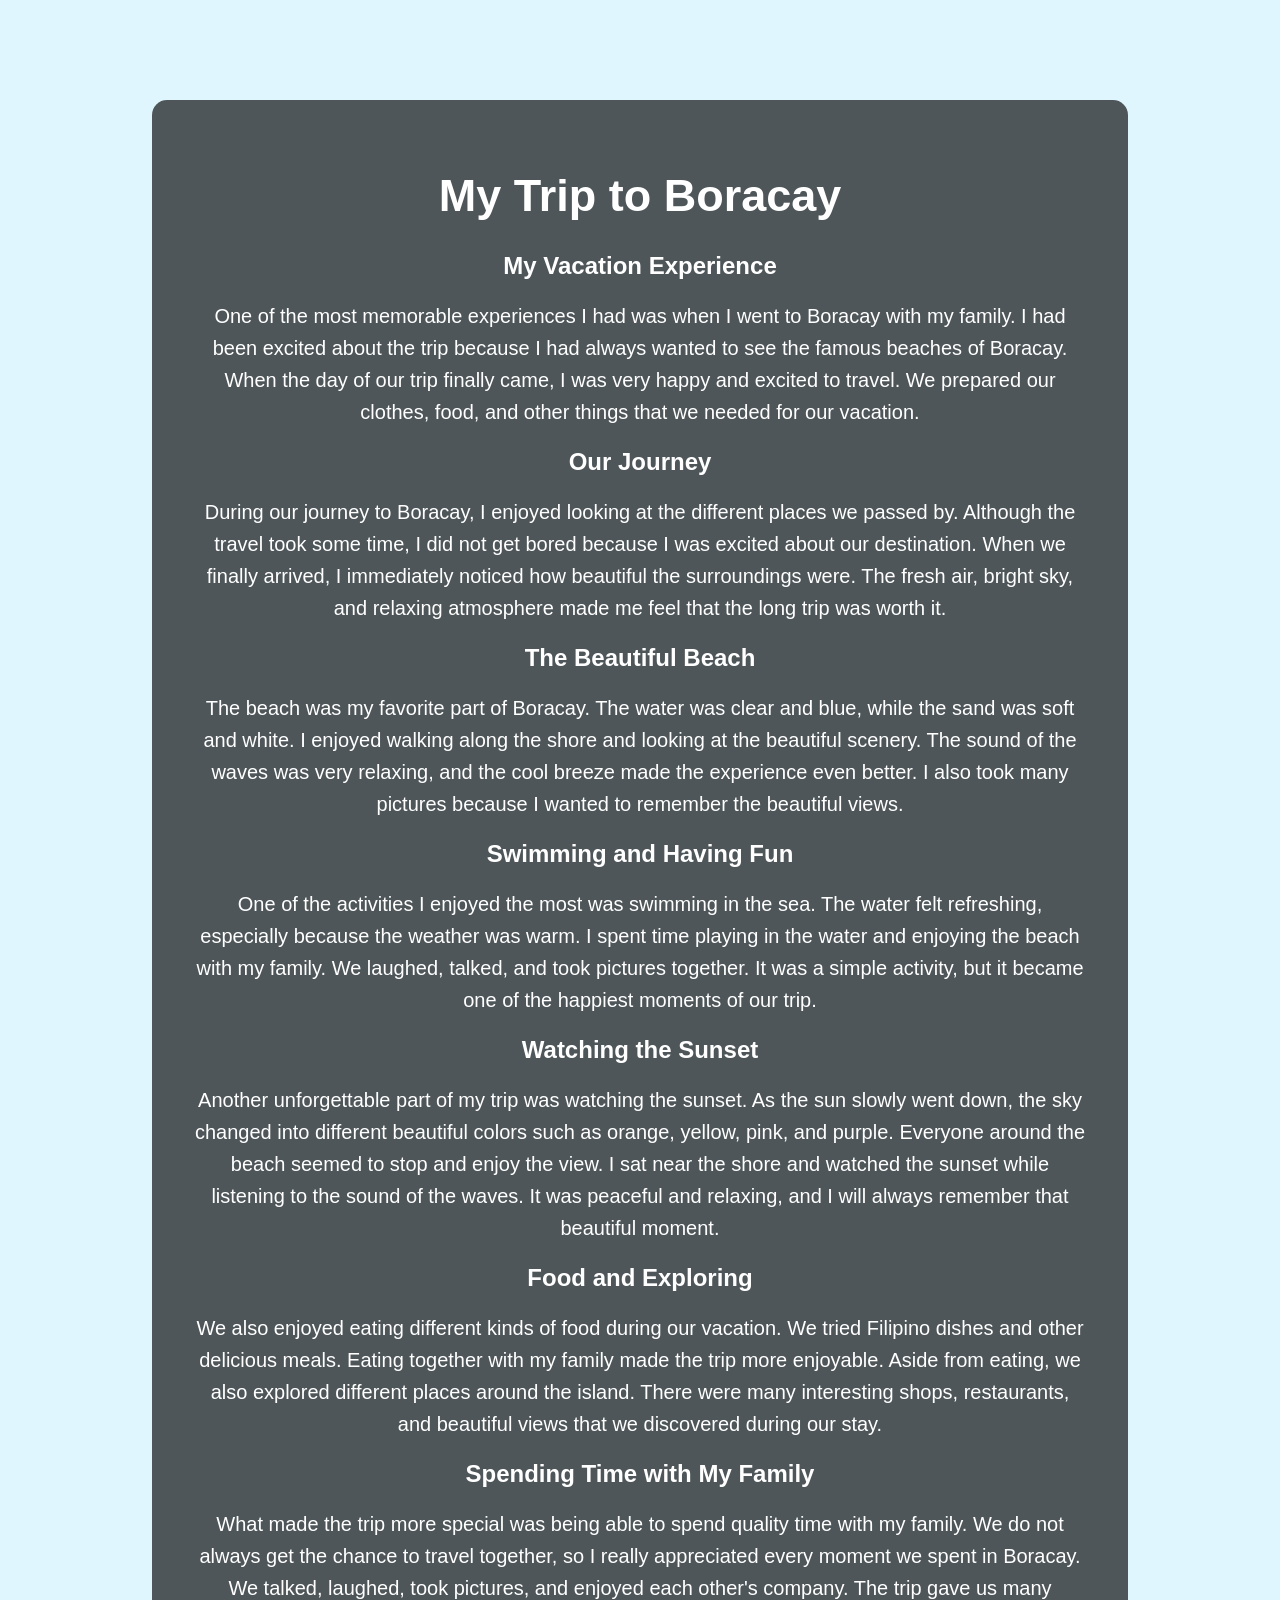
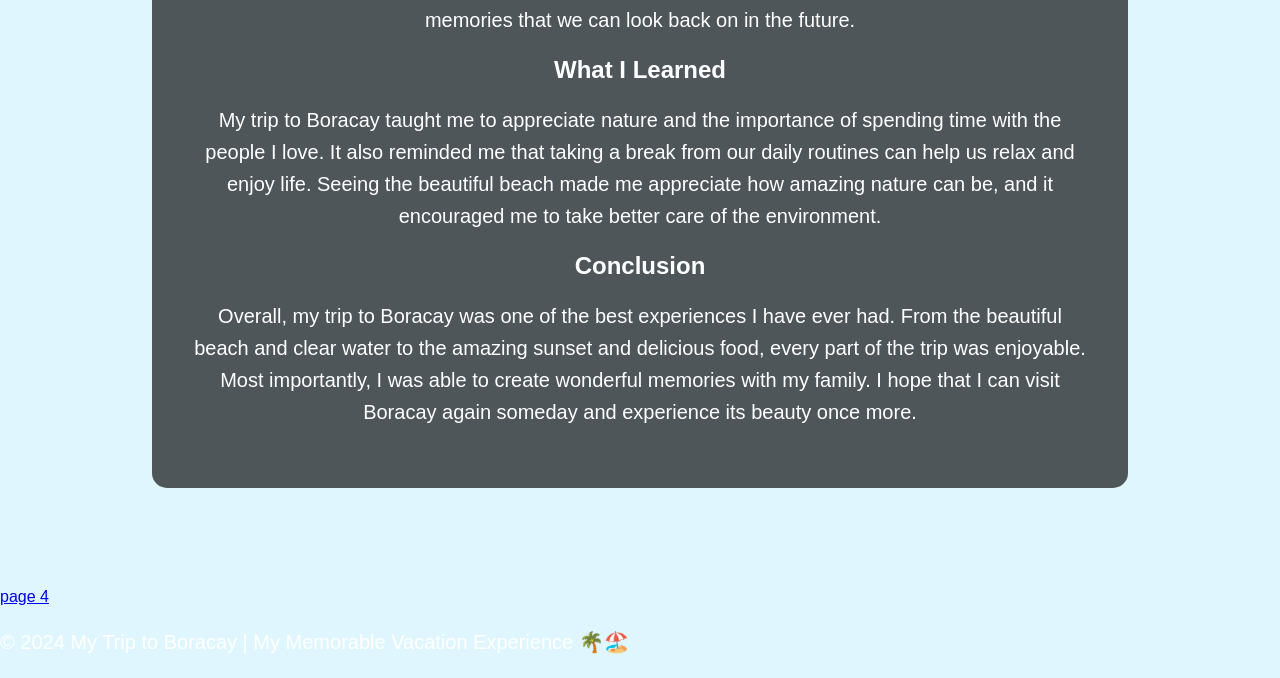
<file: act3.html>
<!DOCTYPE html>
<html lang="en">
<head>
    <meta charset="UTF-8">
    <meta name="viewport" content="width=device-width, initial-scale=1.0">
    <title>My Dream Travel Destination</title>

    <style>
        body {
            background-color: #dff6ff;
            background-image: url("https://images.unsplash.com/photo-1507525428034-b723cf961d3e");
            background-repeat: no-repeat;
            background-attachment: fixed;
            background-size: cover;
            background-position: center;
            font-family: Arial, sans-serif;
            margin: 0;
            color: white;}
       

        .content  {
            background-color: rgba(0, 0, 0, 0.65);
            width: 70%;
            margin: 100px auto;
            padding: 40px;
            border-radius: 15px;
            text-align: center;}
        

        h1 {
            font-size: 45px;}
        
        p   {
            font-size: 20px;
            line-height: 1.6;}
        

        .button  {
            display: inline-block;
            padding: 12px 25px;
            background-color: #00a8cc;
            color: white;
            text-decoration: none;
            border-radius: 8px;
            margin-top: 20px;}
        

        .button:hover   {
            background-color: #007c91;}
        
    </style>
</head>

<body>

    <div class="content">
         <h1>My Trip to Boracay</h1>

        <h2>My Vacation Experience</h2>

        <p>
            One of the most memorable experiences I had was when I went
            to Boracay with my family. I had been excited about the trip
            because I had always wanted to see the famous beaches of
            Boracay. When the day of our trip finally came, I was very
            happy and excited to travel. We prepared our clothes, food,
            and other things that we needed for our vacation.
        </p>

        <h2>Our Journey</h2>

        <p>
            During our journey to Boracay, I enjoyed looking at the
            different places we passed by. Although the travel took some
            time, I did not get bored because I was excited about our
            destination. When we finally arrived, I immediately noticed
            how beautiful the surroundings were. The fresh air, bright
            sky, and relaxing atmosphere made me feel that the long trip
            was worth it.
        </p>

        <h2>The Beautiful Beach</h2>

        <p>
            The beach was my favorite part of Boracay. The water was
            clear and blue, while the sand was soft and white. I enjoyed
            walking along the shore and looking at the beautiful scenery.
            The sound of the waves was very relaxing, and the cool breeze
            made the experience even better. I also took many pictures
            because I wanted to remember the beautiful views.
        </p>

        <h2>Swimming and Having Fun</h2>

        <p>
            One of the activities I enjoyed the most was swimming in the
            sea. The water felt refreshing, especially because the
            weather was warm. I spent time playing in the water and
            enjoying the beach with my family. We laughed, talked, and
            took pictures together. It was a simple activity, but it
            became one of the happiest moments of our trip.
        </p>

        <h2>Watching the Sunset</h2>

        <p>
            Another unforgettable part of my trip was watching the
            sunset. As the sun slowly went down, the sky changed into
            different beautiful colors such as orange, yellow, pink,
            and purple. Everyone around the beach seemed to stop and
            enjoy the view. I sat near the shore and watched the sunset
            while listening to the sound of the waves. It was peaceful
            and relaxing, and I will always remember that beautiful
            moment.
        </p>

        <h2>Food and Exploring</h2>

        <p>
            We also enjoyed eating different kinds of food during our
            vacation. We tried Filipino dishes and other delicious
            meals. Eating together with my family made the trip more
            enjoyable. Aside from eating, we also explored different
            places around the island. There were many interesting shops,
            restaurants, and beautiful views that we discovered during
            our stay.
        </p>

        <h2>Spending Time with My Family</h2>

        <p>
            What made the trip more special was being able to spend
            quality time with my family. We do not always get the chance
            to travel together, so I really appreciated every moment we
            spent in Boracay. We talked, laughed, took pictures, and
            enjoyed each other's company. The trip gave us many memories
            that we can look back on in the future.
        </p>

        <h2>What I Learned</h2>

        <p>
            My trip to Boracay taught me to appreciate nature and the
            importance of spending time with the people I love. It also
            reminded me that taking a break from our daily routines can
            help us relax and enjoy life. Seeing the beautiful beach made
            me appreciate how amazing nature can be, and it encouraged me
            to take better care of the environment.
        </p>

        <h2>Conclusion</h2>

        <p>
            Overall, my trip to Boracay was one of the best experiences
            I have ever had. From the beautiful beach and clear water to
            the amazing sunset and delicious food, every part of the trip
            was enjoyable. Most importantly, I was able to create
            wonderful memories with my family. I hope that I can visit
            Boracay again someday and experience its beauty once more.
        </p>

    </div>
<a href="page4.html">page 4</a>
<footer>
    <p>© 2024 My Trip to Boracay | My Memorable Vacation Experience 🌴🏖️</p>
</footer>

</body>
</html>
</file>
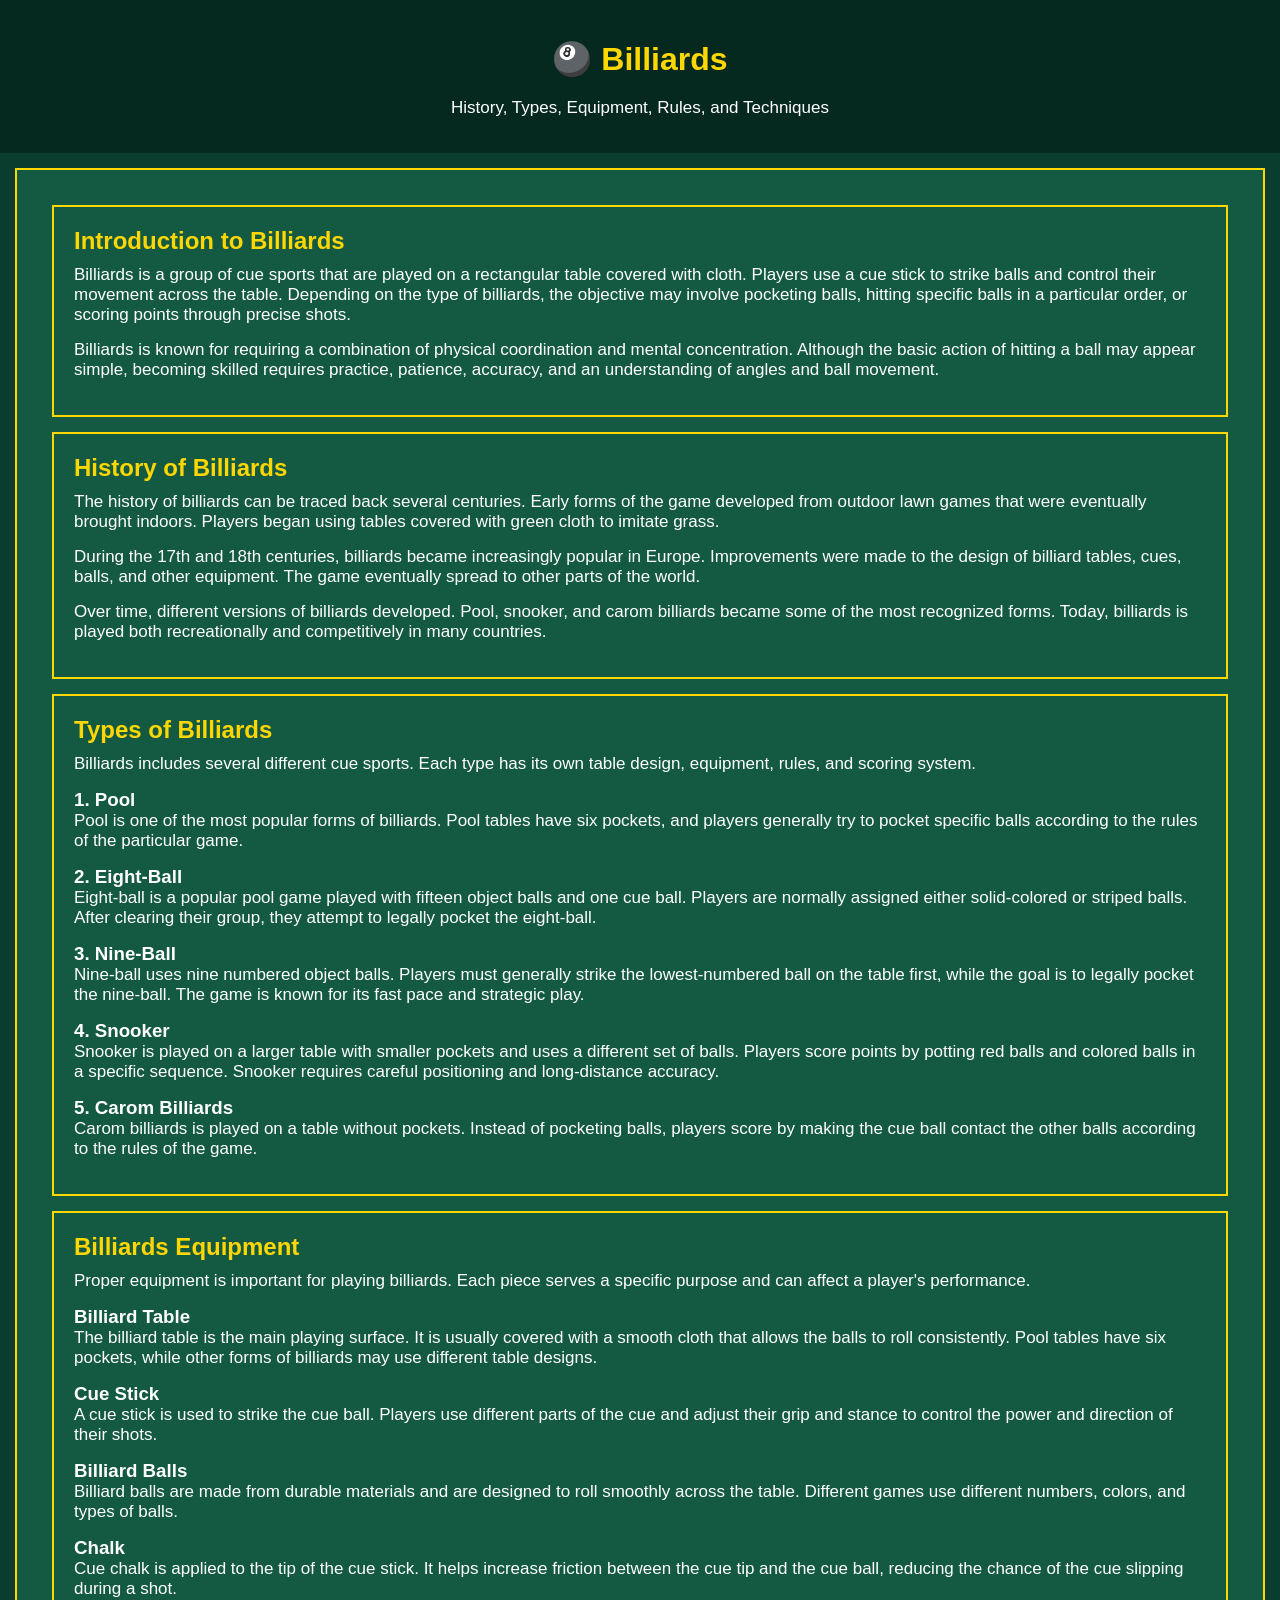
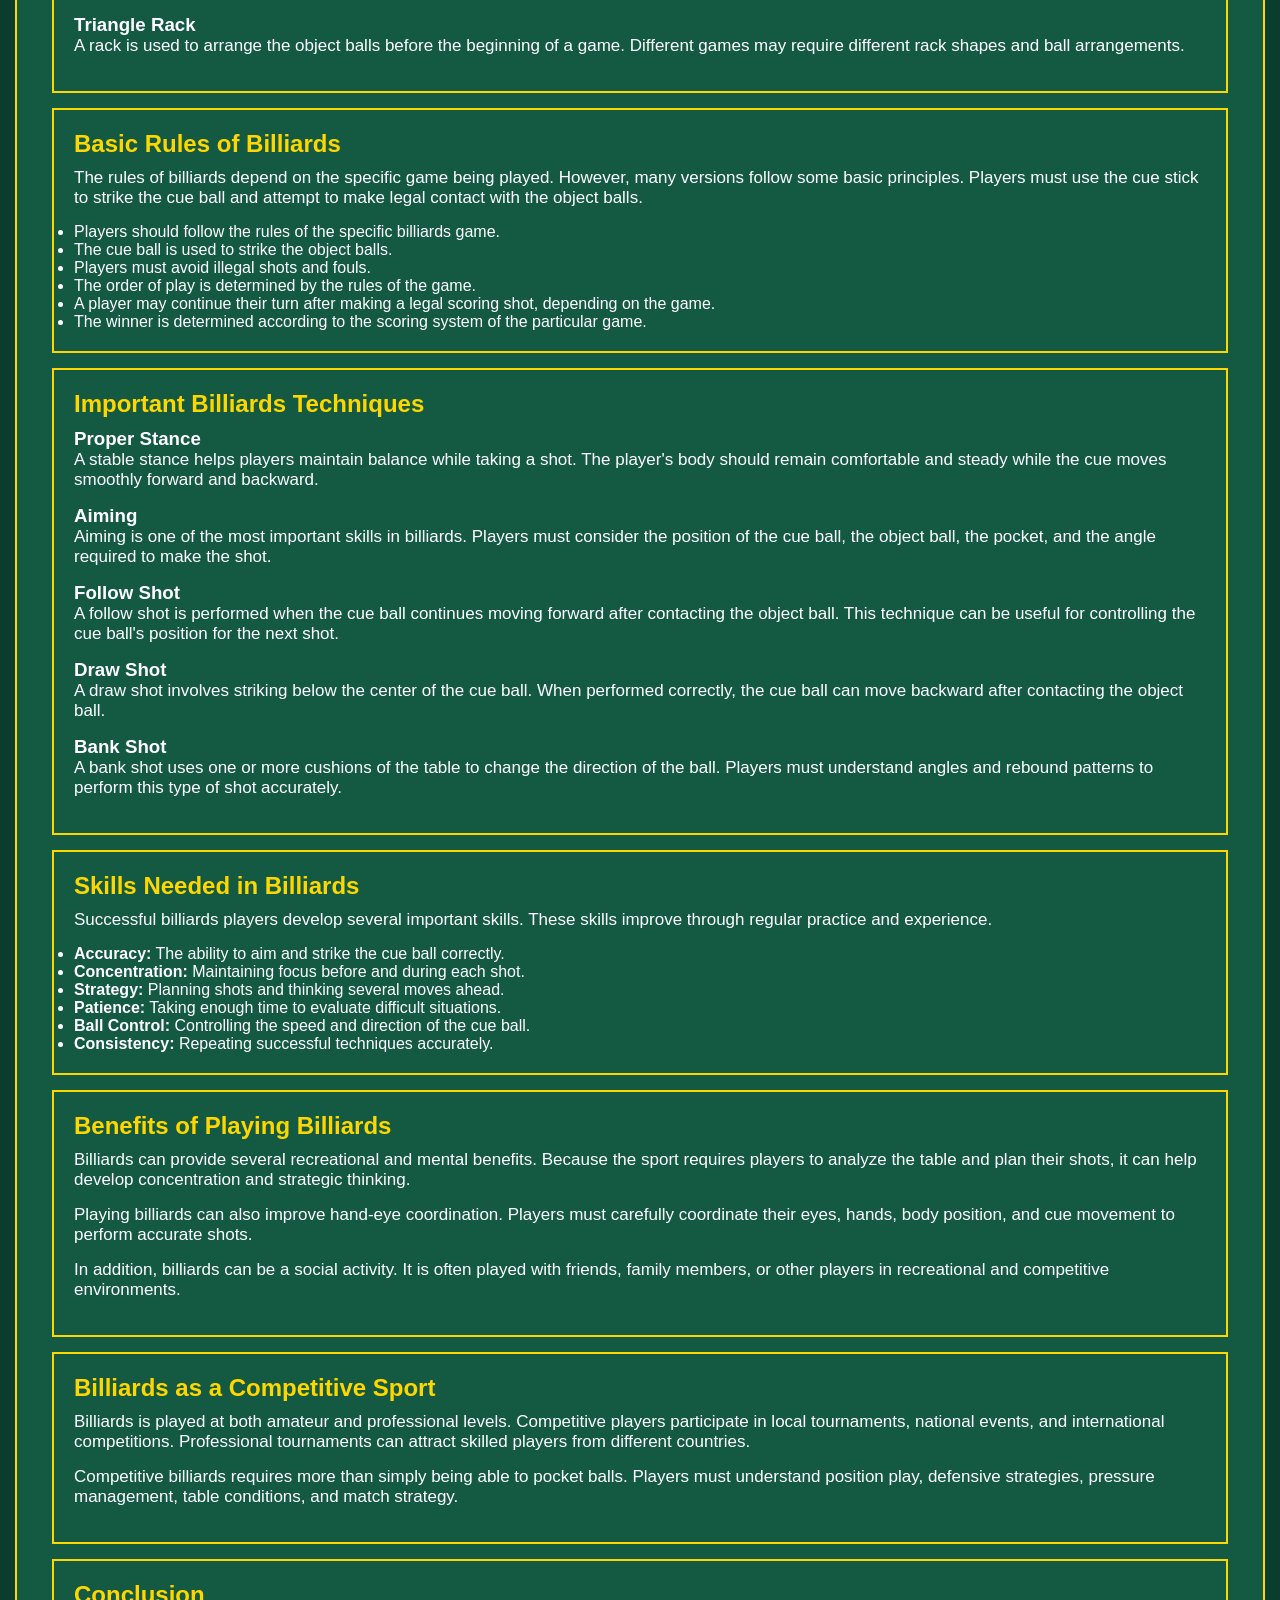
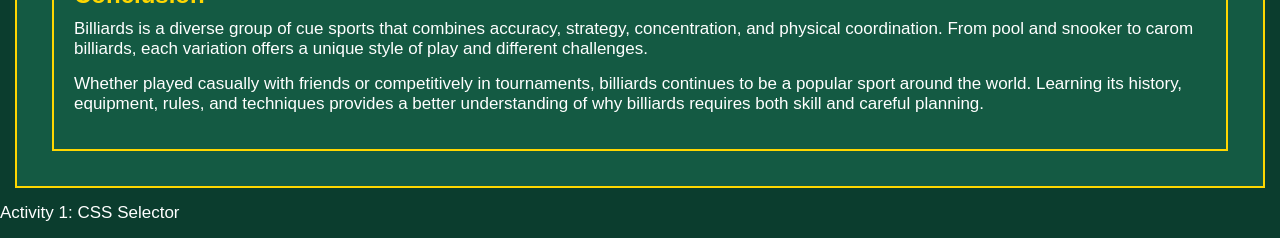
<file: activity1.html>
<!DOCTYPE html>
<html lang="en">
<head>
    <meta charset="UTF-8">
    <meta name="viewport" content="width=device-width, initial-scale=1.0">

    <title>Billiards - History, Rules, and Techniques</title>


<style>


*{margin:0;padding:0}

body   {font-family:Arial;background-color:#0b3d2e;color:white}

h1   {text-align:center;color:#ffd700;padding:20px}

h2   {color:#ffd700;margin-bottom:10px}

p    {font-size:17px;margin-bottom:15px}

{background-color:#145a43;width:80%;margin:20px auto;padding:25px}

#billiards-header{
    background-color:#06291f;
    padding:20px;
    text-align:center;
}


#introduction,#div,#types,#equipment,#skills,#benefits,#rules,#conclusion,#players,#care,#safety{
    background-color:#145a43;
    color:white;
    padding:20px;
    margin:15px;
    border:2px solid #ffd700;
}

</style>


 
</head>

<body>

   
    <div id="billiards-header"><header>
        <h1>🎱 Billiards</h1>

       <center> <p>
            History, Types, Equipment, Rules, and Techniques
        </p></center>
    </header>
    </div>

                                                   <div id="div">
   
    <main id="main-content">

       <div id="introduction">
        <h2>Introduction to Billiards</h2>

        <p>
            Billiards is a group of cue sports that are played on a
            rectangular table covered with cloth. Players use a cue stick
            to strike balls and control their movement across the table.
            Depending on the type of billiards, the objective may involve
            pocketing balls, hitting specific balls in a particular order,
            or scoring points through precise shots.
        </p>

    
        <p>
            Billiards is known for requiring a combination of physical
            coordination and mental concentration. Although the basic
            action of hitting a ball may appear simple, becoming skilled
            requires practice, patience, accuracy, and an understanding
            of angles and ball movement.
        </p>
       </div>

       
       <div id="types">

            <h2>History of Billiards</h2>

            <p>
                The history of billiards can be traced back several
                centuries. Early forms of the game developed from outdoor
                lawn games that were eventually brought indoors. Players
                began using tables covered with green cloth to imitate
                grass.
            </p>

            <p>
                During the 17th and 18th centuries, billiards became
                increasingly popular in Europe. Improvements were made to
                the design of billiard tables, cues, balls, and other
                equipment. The game eventually spread to other parts of
                the world.
            </p>

            <p>
                Over time, different versions of billiards developed.
                Pool, snooker, and carom billiards became some of the most
                recognized forms. Today, billiards is played both
                recreationally and competitively in many countries.
            </p>
 
        </section>
              </div>

      <div id="equipment">
        

            <h2>Types of Billiards</h2>

            <p>
                Billiards includes several different cue sports. Each type
                has its own table design, equipment, rules, and scoring
                system.
            </p>

            <h3>1. Pool</h3>

            <p>
                Pool is one of the most popular forms of billiards.
                Pool tables have six pockets, and players generally try
                to pocket specific balls according to the rules of the
                particular game.
            </p>

            <h3>2. Eight-Ball</h3>

            <p>
                Eight-ball is a popular pool game played with fifteen
                object balls and one cue ball. Players are normally
                assigned either solid-colored or striped balls. After
                clearing their group, they attempt to legally pocket
                the eight-ball.
            </p>

            <h3>3. Nine-Ball</h3>

            <p>
                Nine-ball uses nine numbered object balls. Players must
                generally strike the lowest-numbered ball on the table
                first, while the goal is to legally pocket the nine-ball.
                The game is known for its fast pace and strategic play.
            </p>

            <h3>4. Snooker</h3>

            <p>
                Snooker is played on a larger table with smaller pockets
                and uses a different set of balls. Players score points
                by potting red balls and colored balls in a specific
                sequence. Snooker requires careful positioning and
                long-distance accuracy.
            </p>

            <h3>5. Carom Billiards</h3>

            <p>
                Carom billiards is played on a table without pockets.
                Instead of pocketing balls, players score by making the
                cue ball contact the other balls according to the rules
                of the game.
            </p>
            </div>
        </section>



       <div id="skills">

            <h2>Billiards Equipment</h2>

            <p>
                Proper equipment is important for playing billiards.
                Each piece serves a specific purpose and can affect a
                player's performance.
            </p>

            <h3>Billiard Table</h3>

            <p>
                The billiard table is the main playing surface. It is
                usually covered with a smooth cloth that allows the balls
                to roll consistently. Pool tables have six pockets, while
                other forms of billiards may use different table designs.
            </p>

            <h3>Cue Stick</h3>

            <p>
                A cue stick is used to strike the cue ball. Players use
                different parts of the cue and adjust their grip and
                stance to control the power and direction of their shots.
            </p>

            <h3>Billiard Balls</h3>

            <p>
                Billiard balls are made from durable materials and are
                designed to roll smoothly across the table. Different
                games use different numbers, colors, and types of balls.
            </p>

            <h3>Chalk</h3>

            <p>
                Cue chalk is applied to the tip of the cue stick. It helps
                increase friction between the cue tip and the cue ball,
                reducing the chance of the cue slipping during a shot.
            </p>

            <h3>Triangle Rack</h3>

            <p>
                A rack is used to arrange the object balls before the
                beginning of a game. Different games may require different
                rack shapes and ball arrangements.
            </p>
            
            </div>
                           
        </section>

      <div id="benefits">
        <h2>Basic Rules of Billiards</h2>

        <p>
            The rules of billiards depend on the specific game being
            played. However, many versions follow some basic principles.
            Players must use the cue stick to strike the cue ball and
            attempt to make legal contact with the object balls.
        </p>

        <ul>
            <li>Players should follow the rules of the specific billiards game.</li>
            <li>The cue ball is used to strike the object balls.</li>
            <li>Players must avoid illegal shots and fouls.</li>
            <li>The order of play is determined by the rules of the game.</li>
            <li>A player may continue their turn after making a legal scoring shot, depending on the game.</li>
            <li>The winner is determined according to the scoring system of the particular game.</li>
        </ul>
            </div>

             <div id="safety">
        <h2>Important Billiards Techniques</h2>

        <h3>Proper Stance</h3>

        <p>
            A stable stance helps players maintain balance while taking
            a shot. The player's body should remain comfortable and
            steady while the cue moves smoothly forward and backward.
        </p>

        <h3>Aiming</h3>

        <p>
            Aiming is one of the most important skills in billiards.
            Players must consider the position of the cue ball, the
            object ball, the pocket, and the angle required to make
            the shot.
        </p>

        <h3>Follow Shot</h3>

        <p>
            A follow shot is performed when the cue ball continues moving
            forward after contacting the object ball. This technique can
            be useful for controlling the cue ball's position for the
            next shot.
        </p>

        <h3>Draw Shot</h3>

        <p>
            A draw shot involves striking below the center of the cue
            ball. When performed correctly, the cue ball can move
            backward after contacting the object ball.
        </p>

        <h3>Bank Shot</h3>

        <p>
            A bank shot uses one or more cushions of the table to change
            the direction of the ball. Players must understand angles
            and rebound patterns to perform this type of shot accurately.
        </p>
           </div>
           
      <div id="players">
        <h2>Skills Needed in Billiards</h2>

        <p>
            Successful billiards players develop several important skills.
            These skills improve through regular practice and experience.
        </p>

        <ul>
            <li><strong>Accuracy:</strong> The ability to aim and strike the cue ball correctly.</li>
            <li><strong>Concentration:</strong> Maintaining focus before and during each shot.</li>
            <li><strong>Strategy:</strong> Planning shots and thinking several moves ahead.</li>
            <li><strong>Patience:</strong> Taking enough time to evaluate difficult situations.</li>
            <li><strong>Ball Control:</strong> Controlling the speed and direction of the cue ball.</li>
            <li><strong>Consistency:</strong> Repeating successful techniques accurately.</li>
        </ul>
             </div>
             
        <div id="care">
        <h2>Benefits of Playing Billiards</h2>

        <p>
            Billiards can provide several recreational and mental benefits.
            Because the sport requires players to analyze the table and
            plan their shots, it can help develop concentration and
            strategic thinking.
        </p>

        <p>
            Playing billiards can also improve hand-eye coordination.
            Players must carefully coordinate their eyes, hands, body
            position, and cue movement to perform accurate shots.
        </p>

        <p>
            In addition, billiards can be a social activity. It is often
            played with friends, family members, or other players in
            recreational and competitive environments.
        </p>
            </div>
            
      <div id="rules">
        <h2>Billiards as a Competitive Sport</h2>

        <p>
            Billiards is played at both amateur and professional levels.
            Competitive players participate in local tournaments,
            national events, and international competitions. Professional
            tournaments can attract skilled players from different
            countries.
        </p>

        <p>
            Competitive billiards requires more than simply being able
            to pocket balls. Players must understand position play,
            defensive strategies, pressure management, table conditions,
            and match strategy.
        </p>
           </div>
           
       <div id="conclusion">
        <h2>Conclusion</h2>

        <p>
            Billiards is a diverse group of cue sports that combines
            accuracy, strategy, concentration, and physical coordination.
            From pool and snooker to carom billiards, each variation
            offers a unique style of play and different challenges.
        </p>

        <p>
            Whether played casually with friends or competitively in
            tournaments, billiards continues to be a popular sport around
            the world. Learning its history, equipment, rules, and
            techniques provides a better understanding of why billiards
            requires both skill and careful planning.
        </p>
       </div>
    </main>
                                                           </div>
      <footer>
        </p>

        <p>
         Activity 1: CSS Selector
        </p>
    </footer>

</body>
</html>
</file>
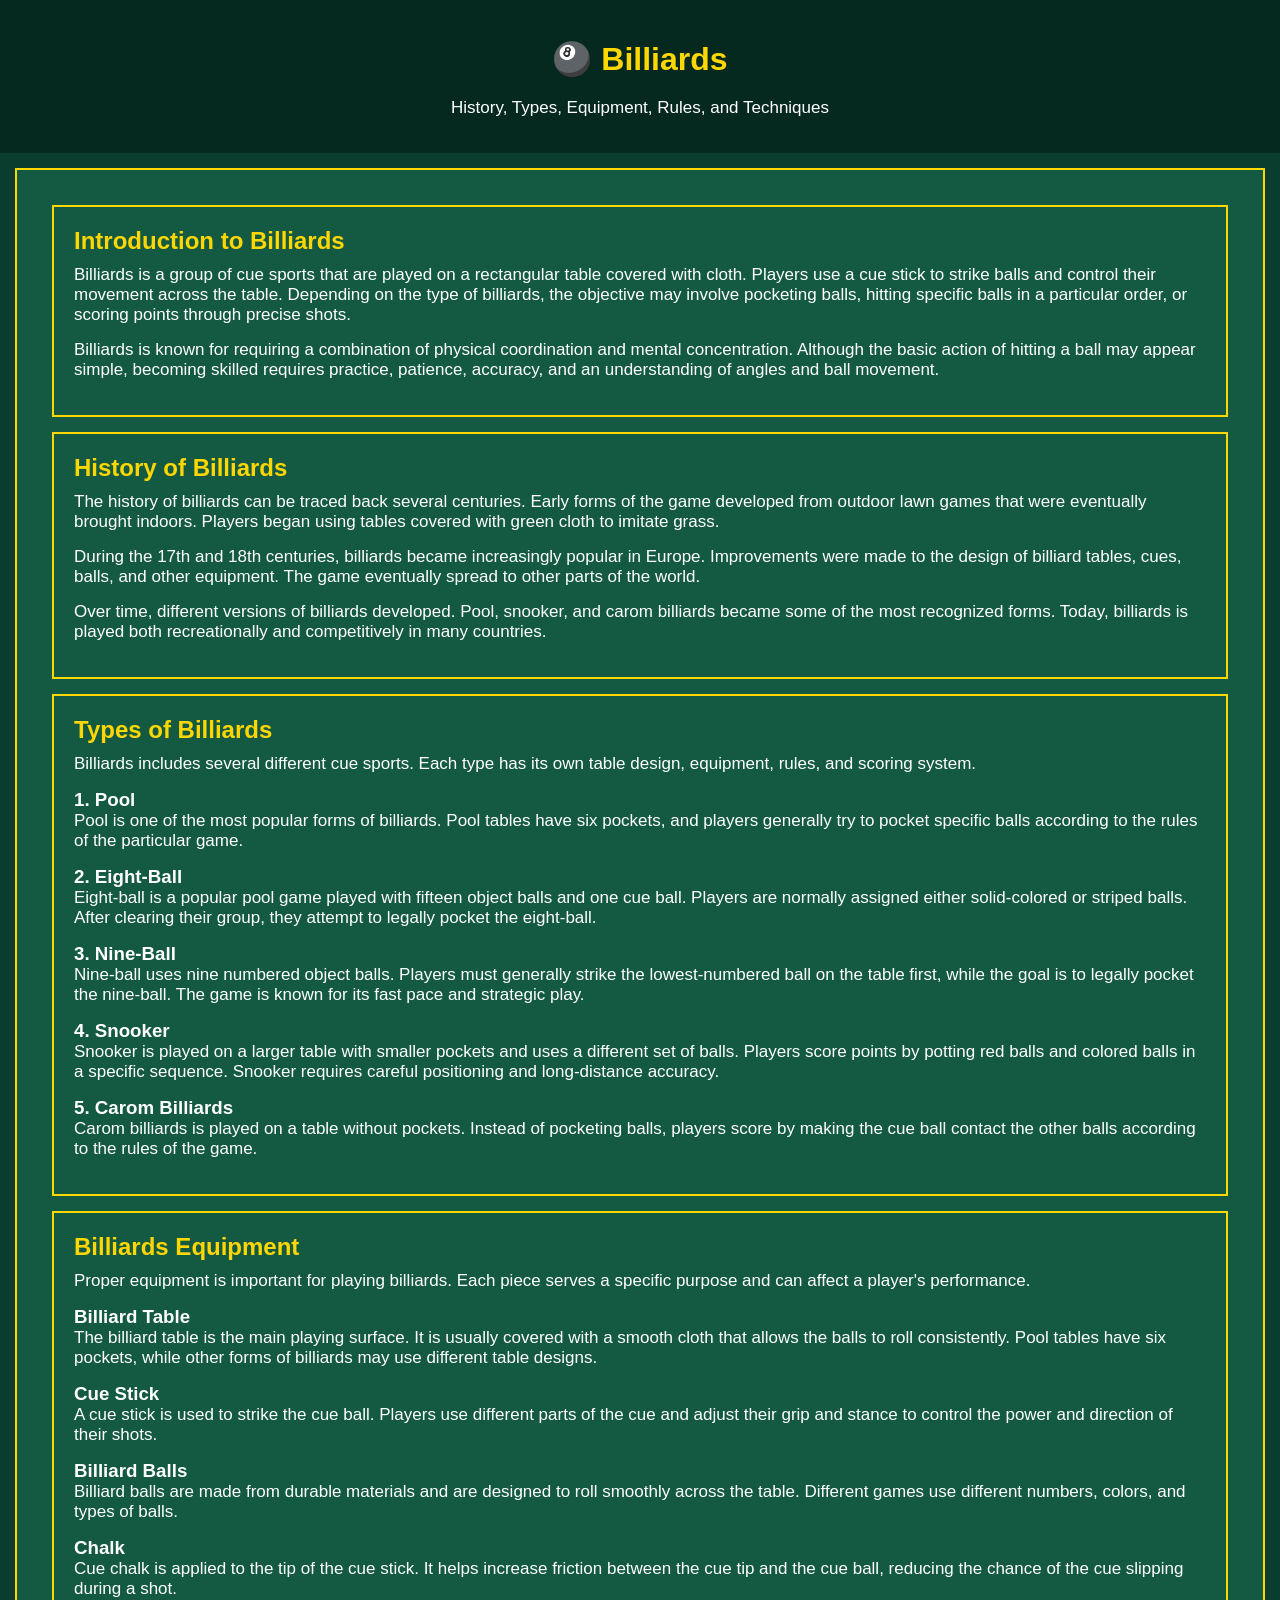
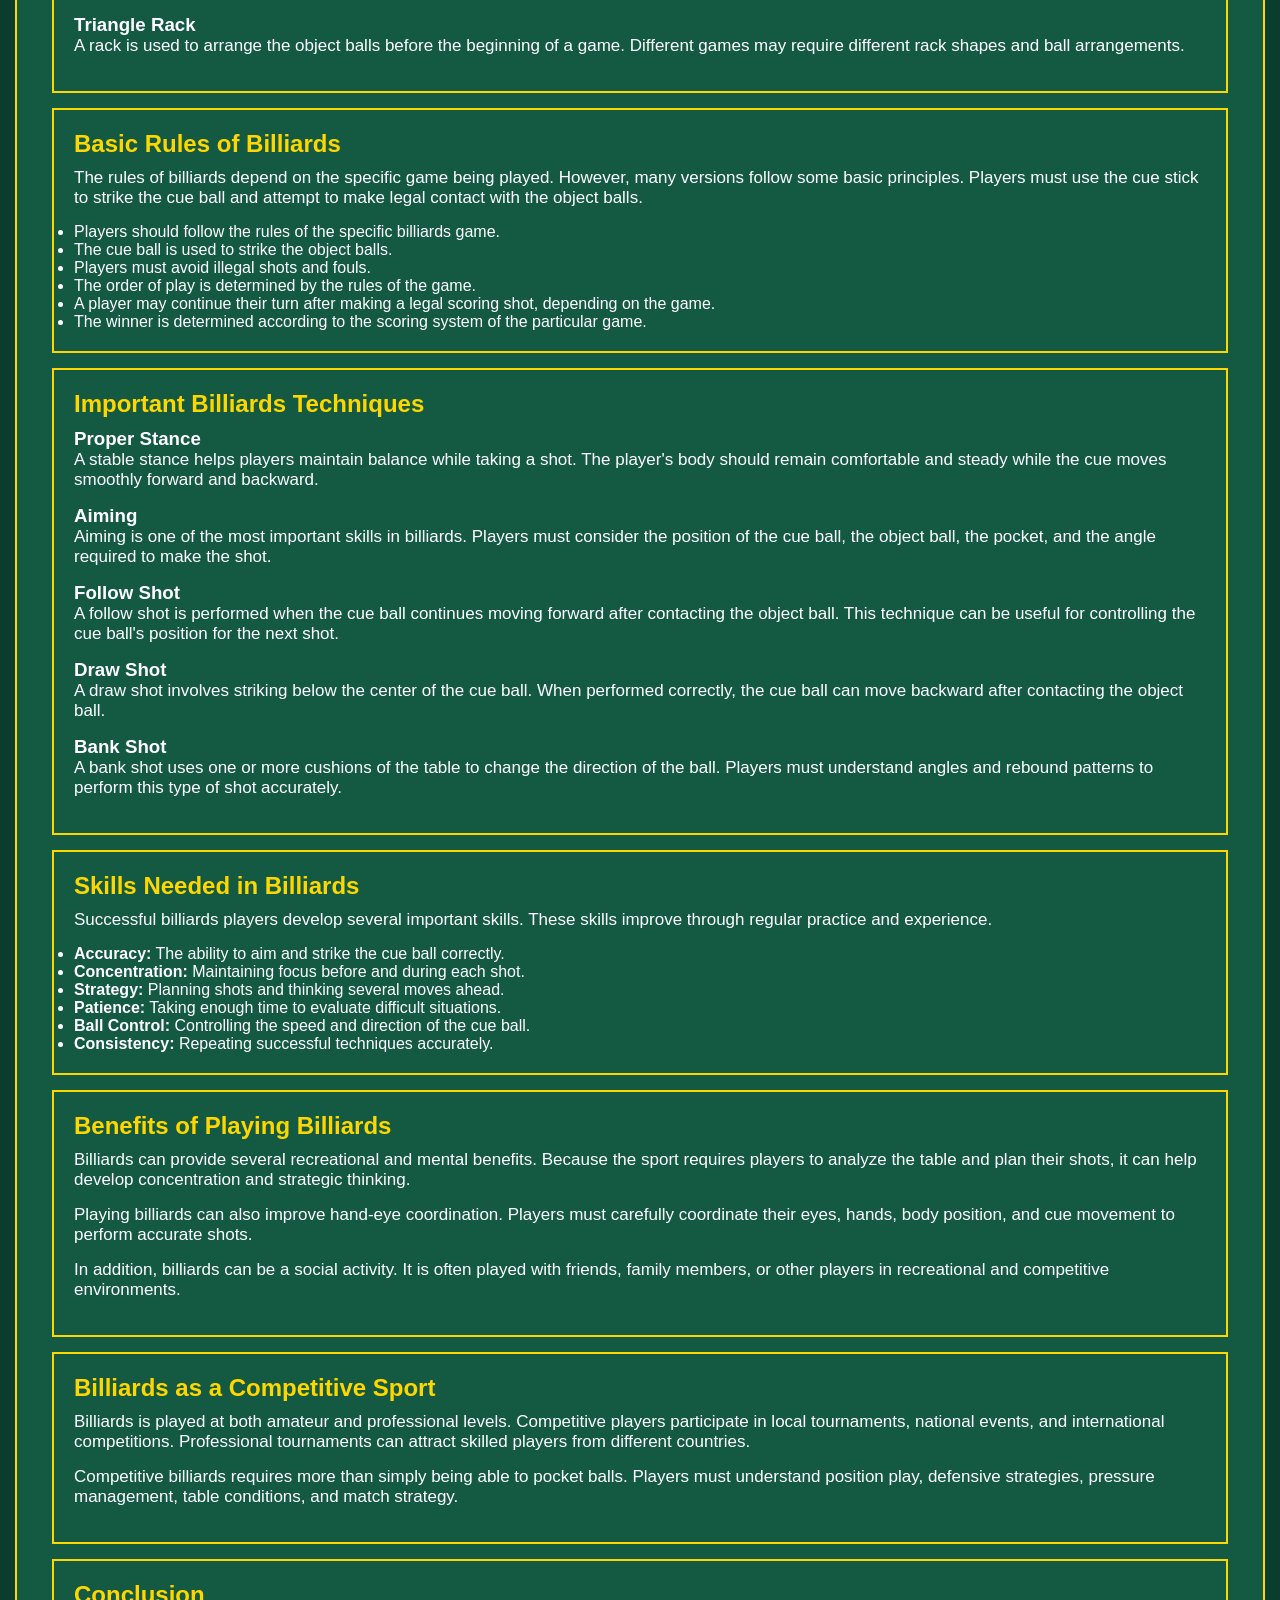
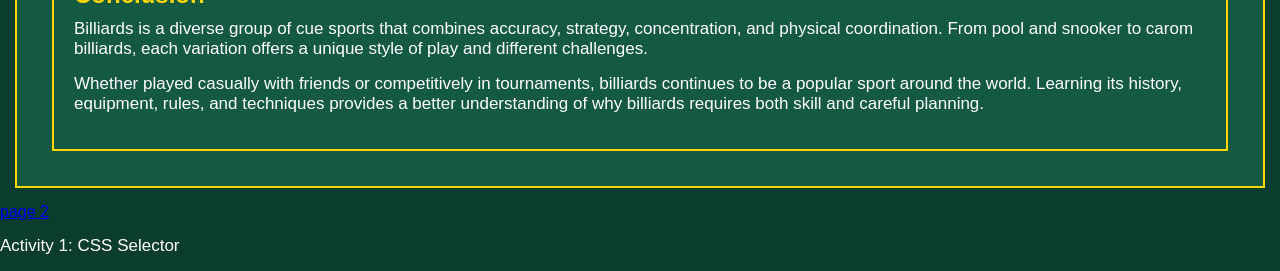
<file: index1.html>
<!DOCTYPE html>
<html lang="en">
<head>
    <meta charset="UTF-8">
    <meta name="viewport" content="width=device-width, initial-scale=1.0">

    <title>Billiards - History, Rules, and Techniques</title>


<style>


*{margin:0;padding:0}

body   {font-family:Arial;background-color:#0b3d2e;color:white}

h1   {text-align:center;color:#ffd700;padding:20px}

h2   {color:#ffd700;margin-bottom:10px}

p    {font-size:17px;margin-bottom:15px}

{background-color:#145a43;width:80%;margin:20px auto;padding:25px}

#billiards-header{
    background-color:#06291f;
    padding:20px;
    text-align:center;
}


#introduction,#div,#types,#equipment,#skills,#benefits,#rules,#conclusion,#players,#care,#safety{
    background-color:#145a43;
    color:white;
    padding:20px;
    margin:15px;
    border:2px solid #ffd700;
}

</style>


 
</head>

<body>

   
    <div id="billiards-header"><header>
        <h1>🎱 Billiards</h1>

       <center> <p>
            History, Types, Equipment, Rules, and Techniques
        </p></center>
    </header>
    </div>

                                                   <div id="div">
   
    <main id="main-content">

       <div id="introduction">
        <h2>Introduction to Billiards</h2>

        <p>
            Billiards is a group of cue sports that are played on a
            rectangular table covered with cloth. Players use a cue stick
            to strike balls and control their movement across the table.
            Depending on the type of billiards, the objective may involve
            pocketing balls, hitting specific balls in a particular order,
            or scoring points through precise shots.
        </p>

    
        <p>
            Billiards is known for requiring a combination of physical
            coordination and mental concentration. Although the basic
            action of hitting a ball may appear simple, becoming skilled
            requires practice, patience, accuracy, and an understanding
            of angles and ball movement.
        </p>
       </div>

       
       <div id="types">

            <h2>History of Billiards</h2>

            <p>
                The history of billiards can be traced back several
                centuries. Early forms of the game developed from outdoor
                lawn games that were eventually brought indoors. Players
                began using tables covered with green cloth to imitate
                grass.
            </p>

            <p>
                During the 17th and 18th centuries, billiards became
                increasingly popular in Europe. Improvements were made to
                the design of billiard tables, cues, balls, and other
                equipment. The game eventually spread to other parts of
                the world.
            </p>

            <p>
                Over time, different versions of billiards developed.
                Pool, snooker, and carom billiards became some of the most
                recognized forms. Today, billiards is played both
                recreationally and competitively in many countries.
            </p>
 
        </section>
              </div>

      <div id="equipment">
        

            <h2>Types of Billiards</h2>

            <p>
                Billiards includes several different cue sports. Each type
                has its own table design, equipment, rules, and scoring
                system.
            </p>

            <h3>1. Pool</h3>

            <p>
                Pool is one of the most popular forms of billiards.
                Pool tables have six pockets, and players generally try
                to pocket specific balls according to the rules of the
                particular game.
            </p>

            <h3>2. Eight-Ball</h3>

            <p>
                Eight-ball is a popular pool game played with fifteen
                object balls and one cue ball. Players are normally
                assigned either solid-colored or striped balls. After
                clearing their group, they attempt to legally pocket
                the eight-ball.
            </p>

            <h3>3. Nine-Ball</h3>

            <p>
                Nine-ball uses nine numbered object balls. Players must
                generally strike the lowest-numbered ball on the table
                first, while the goal is to legally pocket the nine-ball.
                The game is known for its fast pace and strategic play.
            </p>

            <h3>4. Snooker</h3>

            <p>
                Snooker is played on a larger table with smaller pockets
                and uses a different set of balls. Players score points
                by potting red balls and colored balls in a specific
                sequence. Snooker requires careful positioning and
                long-distance accuracy.
            </p>

            <h3>5. Carom Billiards</h3>

            <p>
                Carom billiards is played on a table without pockets.
                Instead of pocketing balls, players score by making the
                cue ball contact the other balls according to the rules
                of the game.
            </p>
            </div>
        </section>



       <div id="skills">

            <h2>Billiards Equipment</h2>

            <p>
                Proper equipment is important for playing billiards.
                Each piece serves a specific purpose and can affect a
                player's performance.
            </p>

            <h3>Billiard Table</h3>

            <p>
                The billiard table is the main playing surface. It is
                usually covered with a smooth cloth that allows the balls
                to roll consistently. Pool tables have six pockets, while
                other forms of billiards may use different table designs.
            </p>

            <h3>Cue Stick</h3>

            <p>
                A cue stick is used to strike the cue ball. Players use
                different parts of the cue and adjust their grip and
                stance to control the power and direction of their shots.
            </p>

            <h3>Billiard Balls</h3>

            <p>
                Billiard balls are made from durable materials and are
                designed to roll smoothly across the table. Different
                games use different numbers, colors, and types of balls.
            </p>

            <h3>Chalk</h3>

            <p>
                Cue chalk is applied to the tip of the cue stick. It helps
                increase friction between the cue tip and the cue ball,
                reducing the chance of the cue slipping during a shot.
            </p>

            <h3>Triangle Rack</h3>

            <p>
                A rack is used to arrange the object balls before the
                beginning of a game. Different games may require different
                rack shapes and ball arrangements.
            </p>
            
            </div>
                           
        </section>

      <div id="benefits">
        <h2>Basic Rules of Billiards</h2>

        <p>
            The rules of billiards depend on the specific game being
            played. However, many versions follow some basic principles.
            Players must use the cue stick to strike the cue ball and
            attempt to make legal contact with the object balls.
        </p>

        <ul>
            <li>Players should follow the rules of the specific billiards game.</li>
            <li>The cue ball is used to strike the object balls.</li>
            <li>Players must avoid illegal shots and fouls.</li>
            <li>The order of play is determined by the rules of the game.</li>
            <li>A player may continue their turn after making a legal scoring shot, depending on the game.</li>
            <li>The winner is determined according to the scoring system of the particular game.</li>
        </ul>
            </div>

             <div id="safety">
        <h2>Important Billiards Techniques</h2>

        <h3>Proper Stance</h3>

        <p>
            A stable stance helps players maintain balance while taking
            a shot. The player's body should remain comfortable and
            steady while the cue moves smoothly forward and backward.
        </p>

        <h3>Aiming</h3>

        <p>
            Aiming is one of the most important skills in billiards.
            Players must consider the position of the cue ball, the
            object ball, the pocket, and the angle required to make
            the shot.
        </p>

        <h3>Follow Shot</h3>

        <p>
            A follow shot is performed when the cue ball continues moving
            forward after contacting the object ball. This technique can
            be useful for controlling the cue ball's position for the
            next shot.
        </p>

        <h3>Draw Shot</h3>

        <p>
            A draw shot involves striking below the center of the cue
            ball. When performed correctly, the cue ball can move
            backward after contacting the object ball.
        </p>

        <h3>Bank Shot</h3>

        <p>
            A bank shot uses one or more cushions of the table to change
            the direction of the ball. Players must understand angles
            and rebound patterns to perform this type of shot accurately.
        </p>
           </div>
           
      <div id="players">
        <h2>Skills Needed in Billiards</h2>

        <p>
            Successful billiards players develop several important skills.
            These skills improve through regular practice and experience.
        </p>

        <ul>
            <li><strong>Accuracy:</strong> The ability to aim and strike the cue ball correctly.</li>
            <li><strong>Concentration:</strong> Maintaining focus before and during each shot.</li>
            <li><strong>Strategy:</strong> Planning shots and thinking several moves ahead.</li>
            <li><strong>Patience:</strong> Taking enough time to evaluate difficult situations.</li>
            <li><strong>Ball Control:</strong> Controlling the speed and direction of the cue ball.</li>
            <li><strong>Consistency:</strong> Repeating successful techniques accurately.</li>
        </ul>
             </div>
             
        <div id="care">
        <h2>Benefits of Playing Billiards</h2>

        <p>
            Billiards can provide several recreational and mental benefits.
            Because the sport requires players to analyze the table and
            plan their shots, it can help develop concentration and
            strategic thinking.
        </p>

        <p>
            Playing billiards can also improve hand-eye coordination.
            Players must carefully coordinate their eyes, hands, body
            position, and cue movement to perform accurate shots.
        </p>

        <p>
            In addition, billiards can be a social activity. It is often
            played with friends, family members, or other players in
            recreational and competitive environments.
        </p>
            </div>
            
      <div id="rules">
        <h2>Billiards as a Competitive Sport</h2>

        <p>
            Billiards is played at both amateur and professional levels.
            Competitive players participate in local tournaments,
            national events, and international competitions. Professional
            tournaments can attract skilled players from different
            countries.
        </p>

        <p>
            Competitive billiards requires more than simply being able
            to pocket balls. Players must understand position play,
            defensive strategies, pressure management, table conditions,
            and match strategy.
        </p>
           </div>
           
       <div id="conclusion">
        <h2>Conclusion</h2>

        <p>
            Billiards is a diverse group of cue sports that combines
            accuracy, strategy, concentration, and physical coordination.
            From pool and snooker to carom billiards, each variation
            offers a unique style of play and different challenges.
        </p>

        <p>
            Whether played casually with friends or competitively in
            tournaments, billiards continues to be a popular sport around
            the world. Learning its history, equipment, rules, and
            techniques provides a better understanding of why billiards
            requires both skill and careful planning.
        </p>
       </div>
    </main>
                                                           </div>

<a href="index.html">page 2</a>

    
      <footer>
        </p>

        <p>
         Activity 1: CSS Selector
        </p>
    </footer>

</body>
</html>
</file>
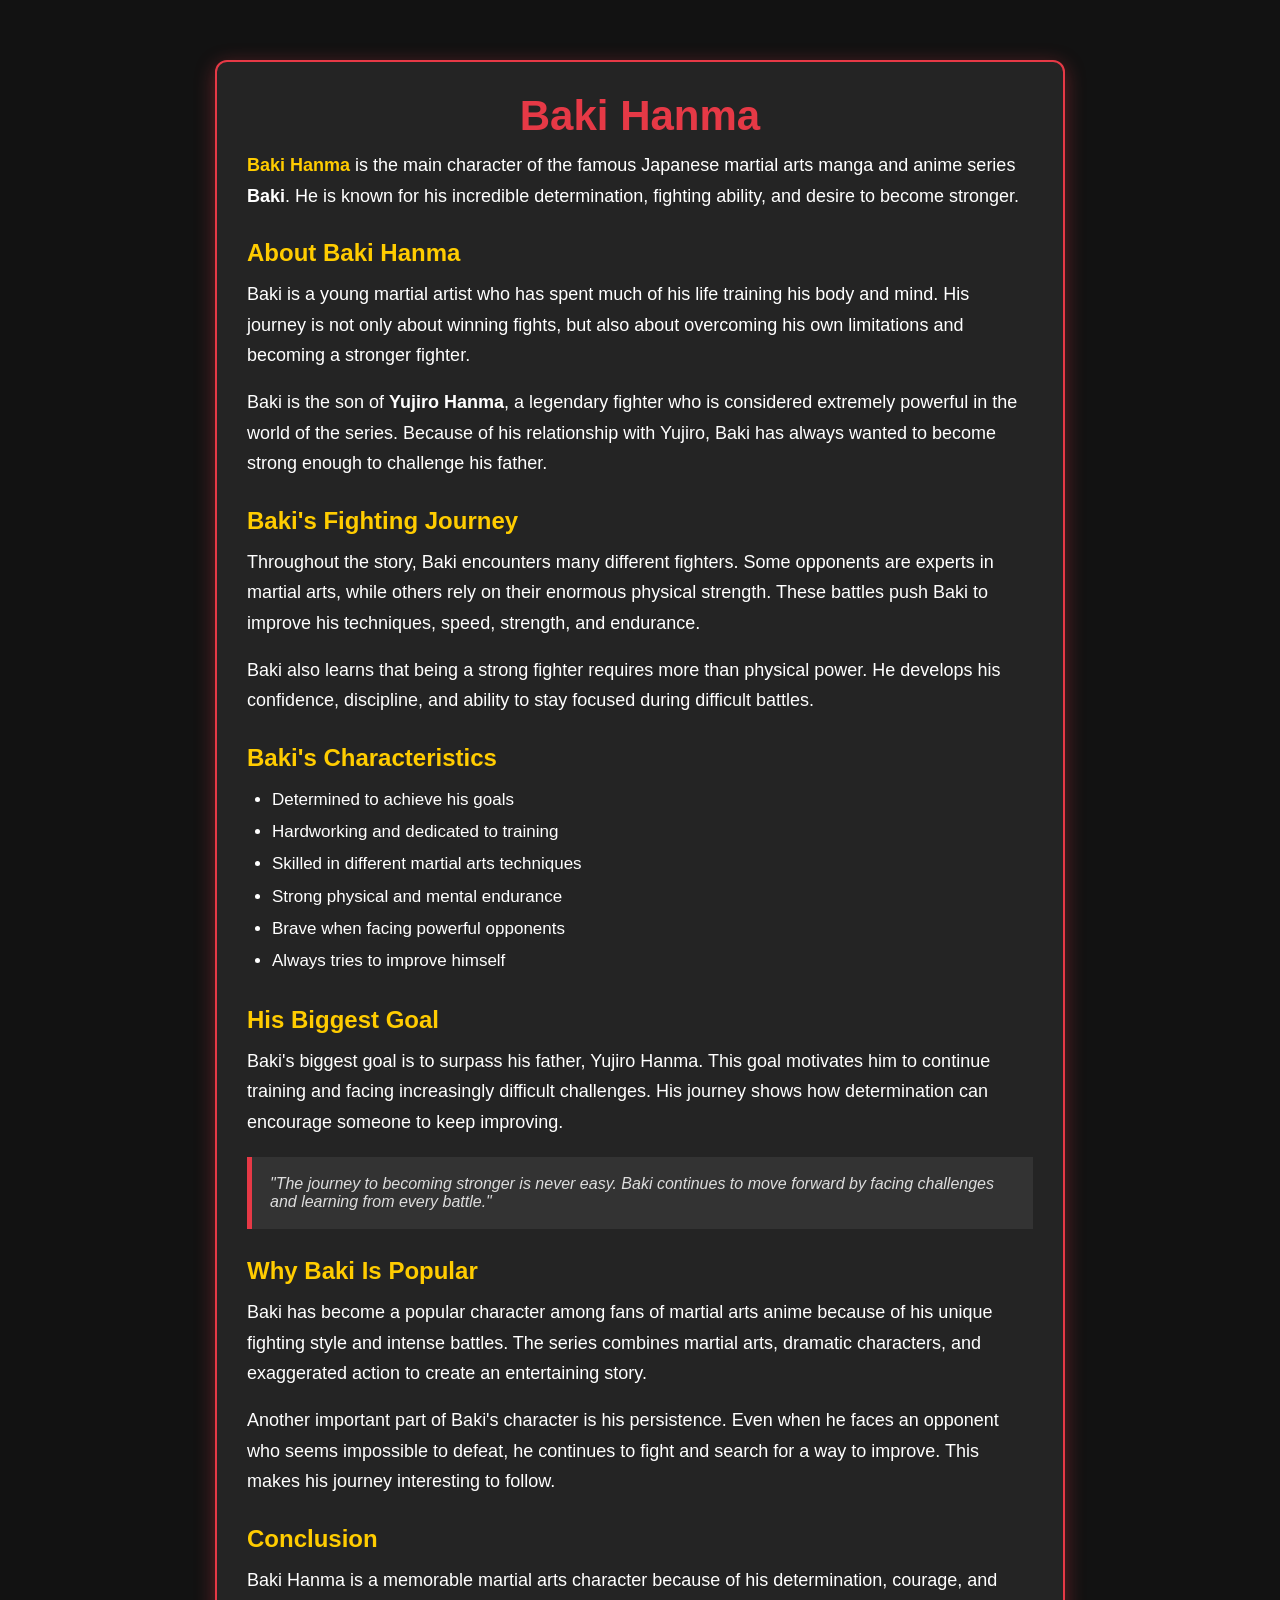
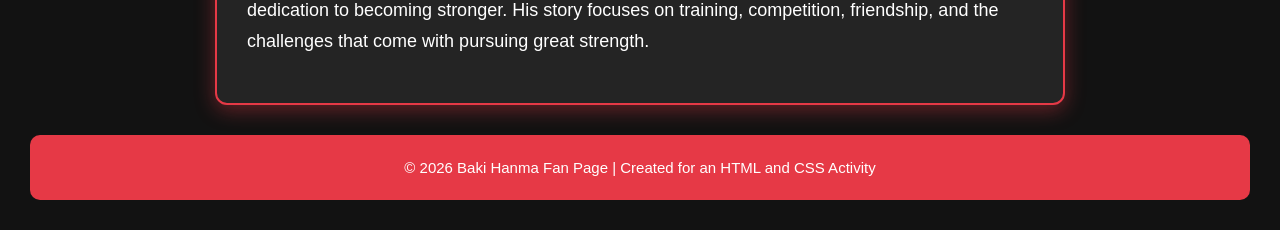
<file: page4.html>
<!DOCTYPE html>
<html>
<head>
    <title>Baki Hanma</title>

    <style>
      
        * {
            box-sizing: border-box;
            margin: 0;
            padding: 0;
            font-family: Arial, sans-serif;
        }

        /* 2. CSS Element Selectors */
        body {
            background-color: #121212;
            color: white;
            padding: 30px;
        }

        h1 {
            color: #e63946;
            text-align: center;
            font-size: 42px;
            margin-bottom: 10px;
        }

        h2 {
            color: #ffcc00;
            margin-top: 28px;
            margin-bottom: 12px;
        }

        p {
            font-size: 18px;
            line-height: 1.7;
            margin-bottom: 16px;
        }

        ul {
            margin-left: 25px;
            margin-bottom: 15px;
            line-height: 1.9;
        }

        li {
            font-size: 17px;
        }

        footer {
            text-align: center;
            background-color: #e63946;
            color: white;
            padding: 20px;
            margin-top: 30px;
            border-radius: 10px;
        }

        
        #baki-box {
            background-color: #242424;
            border: 2px solid #e63946;
            border-radius: 12px;
            padding: 30px;
            max-width: 850px;
            margin: 30px auto;
            box-shadow: 0 5px 20px rgba(230, 57, 70, 0.4);
        }

        #highlight {
            color: #ffcc00;
            font-weight: bold;
        }

        #quote {
            background-color: #333333;
            border-left: 5px solid #e63946;
            padding: 18px;
            margin: 20px 0;
            font-style: italic;
            color: #dddddd;
        }

        #footer-text {
            font-size: 15px;
            margin: 0;
        }
    </style>
</head>

<body>

    <div id="baki-box">

        <h1>Baki Hanma</h1>

        <p>
            <span id="highlight">Baki Hanma</span> is the main character
            of the famous Japanese martial arts manga and anime series
            <strong>Baki</strong>. He is known for his incredible
            determination, fighting ability, and desire to become stronger.
        </p>

        <h2>About Baki Hanma</h2>

        <p>
            Baki is a young martial artist who has spent much of his life
            training his body and mind. His journey is not only about
            winning fights, but also about overcoming his own limitations
            and becoming a stronger fighter.
        </p>

        <p>
            Baki is the son of <strong>Yujiro Hanma</strong>, a legendary
            fighter who is considered extremely powerful in the world
            of the series. Because of his relationship with Yujiro,
            Baki has always wanted to become strong enough to challenge
            his father.
        </p>

        <h2>Baki's Fighting Journey</h2>

        <p>
            Throughout the story, Baki encounters many different fighters.
            Some opponents are experts in martial arts, while others rely
            on their enormous physical strength. These battles push Baki
            to improve his techniques, speed, strength, and endurance.
        </p>

        <p>
            Baki also learns that being a strong fighter requires more
            than physical power. He develops his confidence, discipline,
            and ability to stay focused during difficult battles.
        </p>

        <h2>Baki's Characteristics</h2>

        <ul>
            <li>Determined to achieve his goals</li>
            <li>Hardworking and dedicated to training</li>
            <li>Skilled in different martial arts techniques</li>
            <li>Strong physical and mental endurance</li>
            <li>Brave when facing powerful opponents</li>
            <li>Always tries to improve himself</li>
        </ul>

        <h2>His Biggest Goal</h2>

        <p>
            Baki's biggest goal is to surpass his father, Yujiro Hanma.
            This goal motivates him to continue training and facing
            increasingly difficult challenges. His journey shows how
            determination can encourage someone to keep improving.
        </p>

        <div id="quote">
            "The journey to becoming stronger is never easy. Baki
            continues to move forward by facing challenges and
            learning from every battle."
        </div>

        <h2>Why Baki Is Popular</h2>

        <p>
            Baki has become a popular character among fans of martial
            arts anime because of his unique fighting style and intense
            battles. The series combines martial arts, dramatic
            characters, and exaggerated action to create an entertaining
            story.
        </p>

        <p>
            Another important part of Baki's character is his persistence.
            Even when he faces an opponent who seems impossible to defeat,
            he continues to fight and search for a way to improve.
            This makes his journey interesting to follow.
        </p>

        <h2>Conclusion</h2>

        <p>
            Baki Hanma is a memorable martial arts character because of
            his determination, courage, and dedication to becoming
            stronger. His story focuses on training, competition,
            friendship, and the challenges that come with pursuing
            great strength.
        </p>

    </div>

    <footer>
        <p id="footer-text">
            © 2026 Baki Hanma Fan Page | Created for an HTML and CSS Activity
        </p>
    </footer>

</body>
</html>
</file>
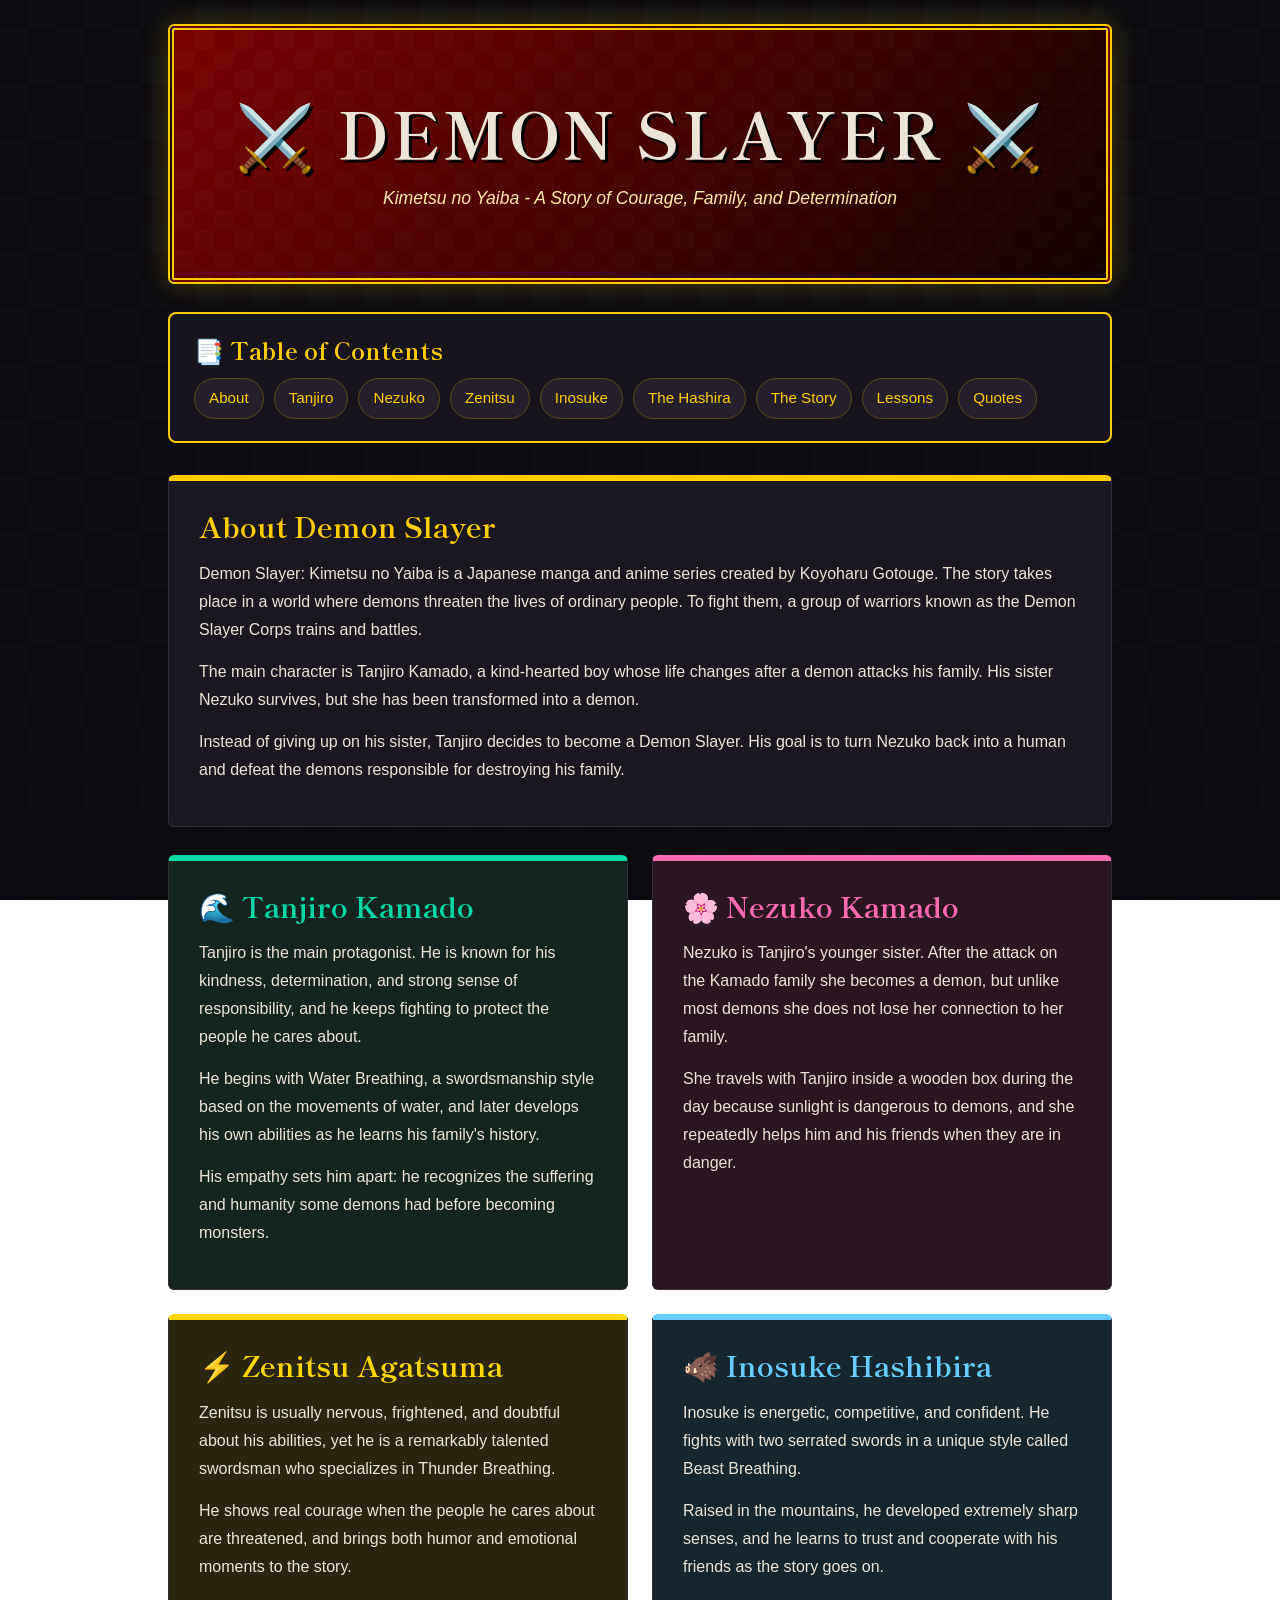
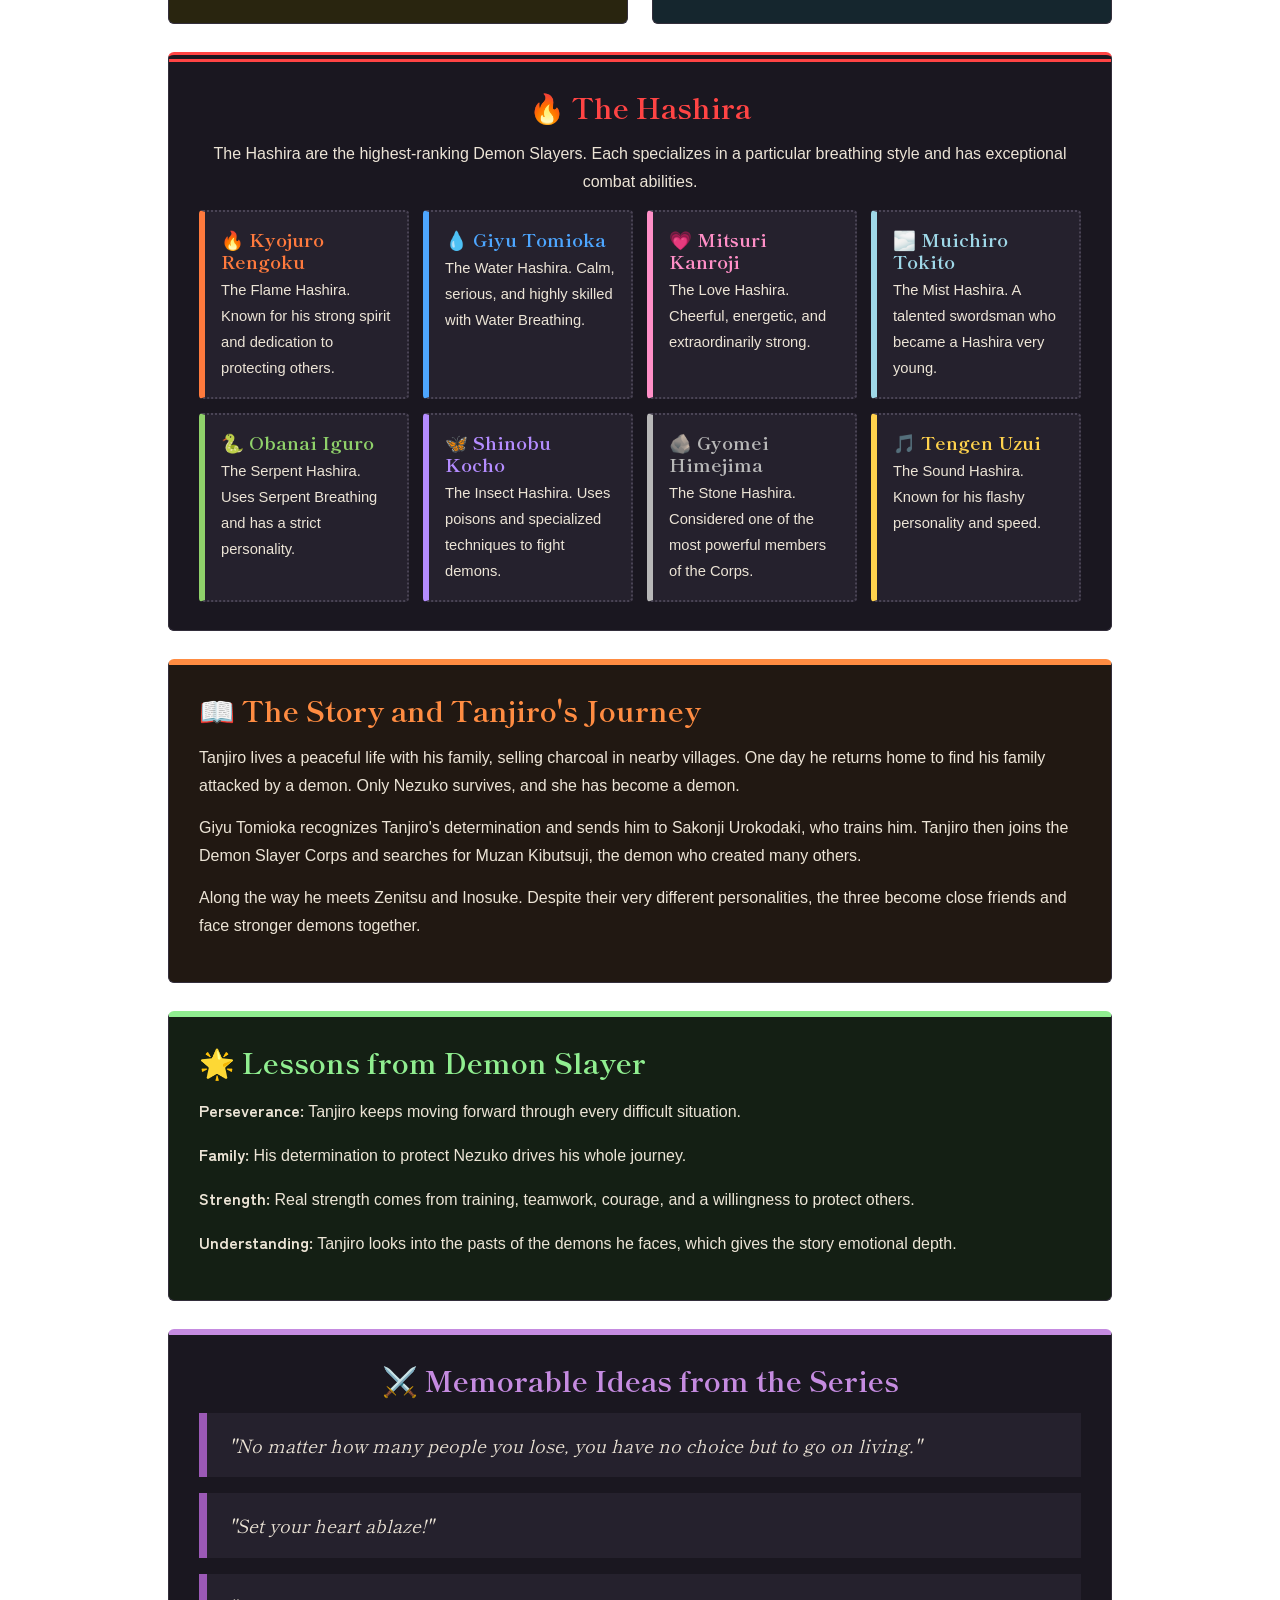
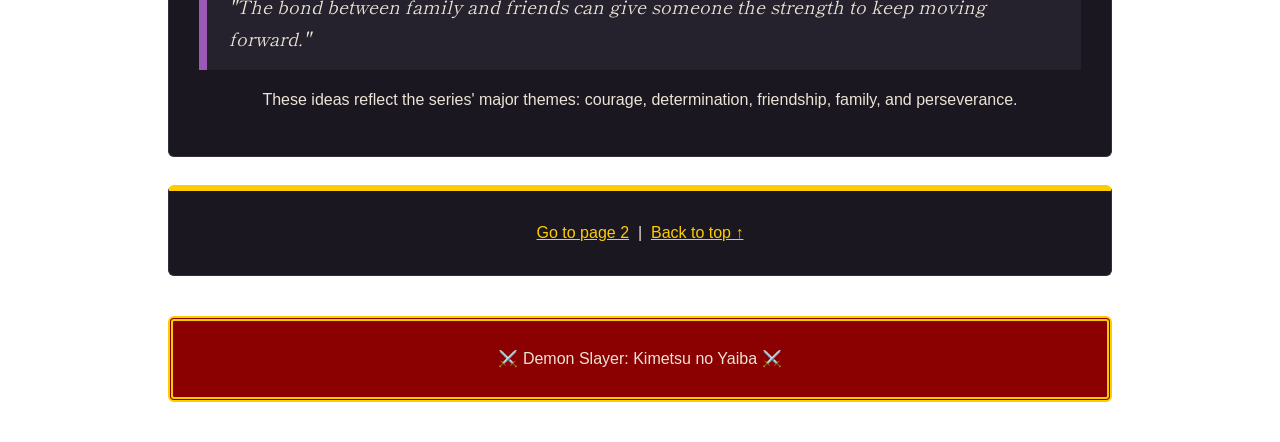
<file: page8.html>
<!DOCTYPE html>
<html lang="en">
<head>
    <meta charset="UTF-8">
    <meta name="viewport" content="width=device-width, initial-scale=1.0">
    <title>Demon Slayer - Kimetsu no Yaiba</title>

    <link rel="preconnect" href="https://fonts.googleapis.com">
    <link href="https://fonts.googleapis.com/css2?family=Shippori+Mincho:wght@600;800&family=Zen+Kaku+Gothic+New&display=swap" rel="stylesheet">

    <link rel="stylesheet" href="styles.css">

    <style>
        #about    { --accent: #ffcc00; }
        #tanjiro  { --accent: #00d9a5; background-color: #14241f; }
        #nezuko   { --accent: #ff69b4; background-color: #2b1520; }
        #zenitsu  { --accent: #ffd700; background-color: #29250f; }
        #inosuke  { --accent: #66ccff; background-color: #15262e; }
        #hashira  { --accent: #ff4444; border-top-style: double; border-top-width: 10px; }
        #story    { --accent: #ff8c42; background-color: #211812; }
        #lessons  { --accent: #90ee90; background-color: #141f14; }
        #quotes   { --accent: #c58be0; }
        #hashira h2, #quotes h2 { text-align: center; }

        .toc a { text-decoration: none; }
        .toc a:hover { background-color: #ffcc00; color: #111; }
    </style>
</head>

<body>
<div class="wrapper">

    <header class="site-header" id="top">
        <h1>⚔️ DEMON SLAYER ⚔️</h1>
        <p style="color: #ffe9a8; font-style: italic;">
            Kimetsu no Yaiba - A Story of Courage, Family, and Determination
        </p>
    </header>

    <nav class="toc" aria-label="Table of Contents">
        <h2>📑 Table of Contents</h2>
        <ul>
            <li><a href="#about">About</a></li>
            <li><a href="#tanjiro">Tanjiro</a></li>
            <li><a href="#nezuko">Nezuko</a></li>
            <li><a href="#zenitsu">Zenitsu</a></li>
            <li><a href="#inosuke">Inosuke</a></li>
            <li><a href="#hashira">The Hashira</a></li>
            <li><a href="#story">The Story</a></li>
            <li><a href="#lessons">Lessons</a></li>
            <li><a href="#quotes">Quotes</a></li>
        </ul>
    </nav>

    <main>

        <section class="panel" id="about">
            <h2>About Demon Slayer</h2>
            <p>
                Demon Slayer: Kimetsu no Yaiba is a Japanese manga and anime series
                created by Koyoharu Gotouge. The story takes place in a world where
                demons threaten the lives of ordinary people. To fight them, a group
                of warriors known as the Demon Slayer Corps trains and battles.
            </p>
            <p>
                The main character is Tanjiro Kamado, a kind-hearted boy whose life
                changes after a demon attacks his family. His sister Nezuko survives,
                but she has been transformed into a demon.
            </p>
            <p>
                Instead of giving up on his sister, Tanjiro decides to become a Demon
                Slayer. His goal is to turn Nezuko back into a human and defeat the
                demons responsible for destroying his family.
            </p>
        </section>

        <section class="character-grid" aria-label="Main characters">

            <article class="panel" id="tanjiro">
                <h2>🌊 Tanjiro Kamado</h2>
                <p>
                    Tanjiro is the main protagonist. He is known for his kindness,
                    determination, and strong sense of responsibility, and he keeps
                    fighting to protect the people he cares about.
                </p>
                <p>
                    He begins with Water Breathing, a swordsmanship style based on the
                    movements of water, and later develops his own abilities as he
                    learns his family's history.
                </p>
                <p>
                    His empathy sets him apart: he recognizes the suffering and
                    humanity some demons had before becoming monsters.
                </p>
            </article>

            <article class="panel" id="nezuko">
                <h2>🌸 Nezuko Kamado</h2>
                <p>
                    Nezuko is Tanjiro's younger sister. After the attack on the Kamado
                    family she becomes a demon, but unlike most demons she does not lose
                    her connection to her family.
                </p>
                <p>
                    She travels with Tanjiro inside a wooden box during the day because
                    sunlight is dangerous to demons, and she repeatedly helps him and
                    his friends when they are in danger.
                </p>
            </article>

            <article class="panel" id="zenitsu">
                <h2>⚡ Zenitsu Agatsuma</h2>
                <p>
                    Zenitsu is usually nervous, frightened, and doubtful about his
                    abilities, yet he is a remarkably talented swordsman who specializes
                    in Thunder Breathing.
                </p>
                <p>
                    He shows real courage when the people he cares about are
                    threatened, and brings both humor and emotional moments to the story.
                </p>
            </article>

            <article class="panel" id="inosuke">
                <h2>🐗 Inosuke Hashibira</h2>
                <p>
                    Inosuke is energetic, competitive, and confident. He fights with two
                    serrated swords in a unique style called Beast Breathing.
                </p>
                <p>
                    Raised in the mountains, he developed extremely sharp senses, and he
                    learns to trust and cooperate with his friends as the story goes on.
                </p>
            </article>

        </section>

        <section class="panel" id="hashira">
            <h2>🔥 The Hashira</h2>
            <p style="text-align: center;">
                The Hashira are the highest-ranking Demon Slayers. Each specializes in
                a particular breathing style and has exceptional combat abilities.
            </p>

            <div class="hashira-list">
                <div class="hashira-card" style="--accent: #ff7a3d;">
                    <h3>🔥 Kyojuro Rengoku</h3>
                    <p>The Flame Hashira. Known for his strong spirit and dedication to protecting others.</p>
                </div>
                <div class="hashira-card" style="--accent: #4da6ff;">
                    <h3>💧 Giyu Tomioka</h3>
                    <p>The Water Hashira. Calm, serious, and highly skilled with Water Breathing.</p>
                </div>
                <div class="hashira-card" style="--accent: #ff8fc7;">
                    <h3>💗 Mitsuri Kanroji</h3>
                    <p>The Love Hashira. Cheerful, energetic, and extraordinarily strong.</p>
                </div>
                <div class="hashira-card" style="--accent: #9fd8e8;">
                    <h3>🌫️ Muichiro Tokito</h3>
                    <p>The Mist Hashira. A talented swordsman who became a Hashira very young.</p>
                </div>
                <div class="hashira-card" style="--accent: #8fd16a;">
                    <h3>🐍 Obanai Iguro</h3>
                    <p>The Serpent Hashira. Uses Serpent Breathing and has a strict personality.</p>
                </div>
                <div class="hashira-card" style="--accent: #b48cff;">
                    <h3>🦋 Shinobu Kocho</h3>
                    <p>The Insect Hashira. Uses poisons and specialized techniques to fight demons.</p>
                </div>
                <div class="hashira-card" style="--accent: #b8b8b8;">
                    <h3>🪨 Gyomei Himejima</h3>
                    <p>The Stone Hashira. Considered one of the most powerful members of the Corps.</p>
                </div>
                <div class="hashira-card" style="--accent: #ffd24d;">
                    <h3>🎵 Tengen Uzui</h3>
                    <p>The Sound Hashira. Known for his flashy personality and speed.</p>
                </div>
            </div>
        </section>

        <section class="panel" id="story">
            <h2>📖 The Story and Tanjiro's Journey</h2>
            <p>
                Tanjiro lives a peaceful life with his family, selling charcoal in
                nearby villages. One day he returns home to find his family attacked by
                a demon. Only Nezuko survives, and she has become a demon.
            </p>
            <p>
                Giyu Tomioka recognizes Tanjiro's determination and sends him to
                Sakonji Urokodaki, who trains him. Tanjiro then joins the Demon Slayer
                Corps and searches for Muzan Kibutsuji, the demon who created many
                others.
            </p>
            <p>
                Along the way he meets Zenitsu and Inosuke. Despite their very
                different personalities, the three become close friends and face
                stronger demons together.
            </p>
        </section>

        <section class="panel" id="lessons">
            <h2>🌟 Lessons from Demon Slayer</h2>
            <p><strong>Perseverance:</strong> Tanjiro keeps moving forward through every difficult situation.</p>
            <p><strong>Family:</strong> His determination to protect Nezuko drives his whole journey.</p>
            <p><strong>Strength:</strong> Real strength comes from training, teamwork, courage, and a willingness to protect others.</p>
            <p><strong>Understanding:</strong> Tanjiro looks into the pasts of the demons he faces, which gives the story emotional depth.</p>
        </section>

        <section class="panel" id="quotes">
            <h2>⚔️ Memorable Ideas from the Series</h2>
            <blockquote class="quote">
                "No matter how many people you lose, you have no choice but to go on living."
            </blockquote>
            <blockquote class="quote">"Set your heart ablaze!"</blockquote>
            <blockquote class="quote">
                "The bond between family and friends can give someone the strength to keep moving forward."
            </blockquote>
            <p style="text-align: center;">
                These ideas reflect the series' major themes: courage, determination,
                friendship, family, and perseverance.
            </p>
        </section>

        <aside class="panel" style="--accent: #ffcc00; text-align: center;">
            <p style="margin: 0;"><a href="page4.html">Go to page 2</a> &nbsp;|&nbsp; <a href="#top">Back to top ↑</a></p>
        </aside>

    </main>

    <footer class="site-footer">
        <p>⚔️ Demon Slayer: Kimetsu no Yaiba ⚔️</p>
    </footer>

</div>
</body>
      </html>
</file>
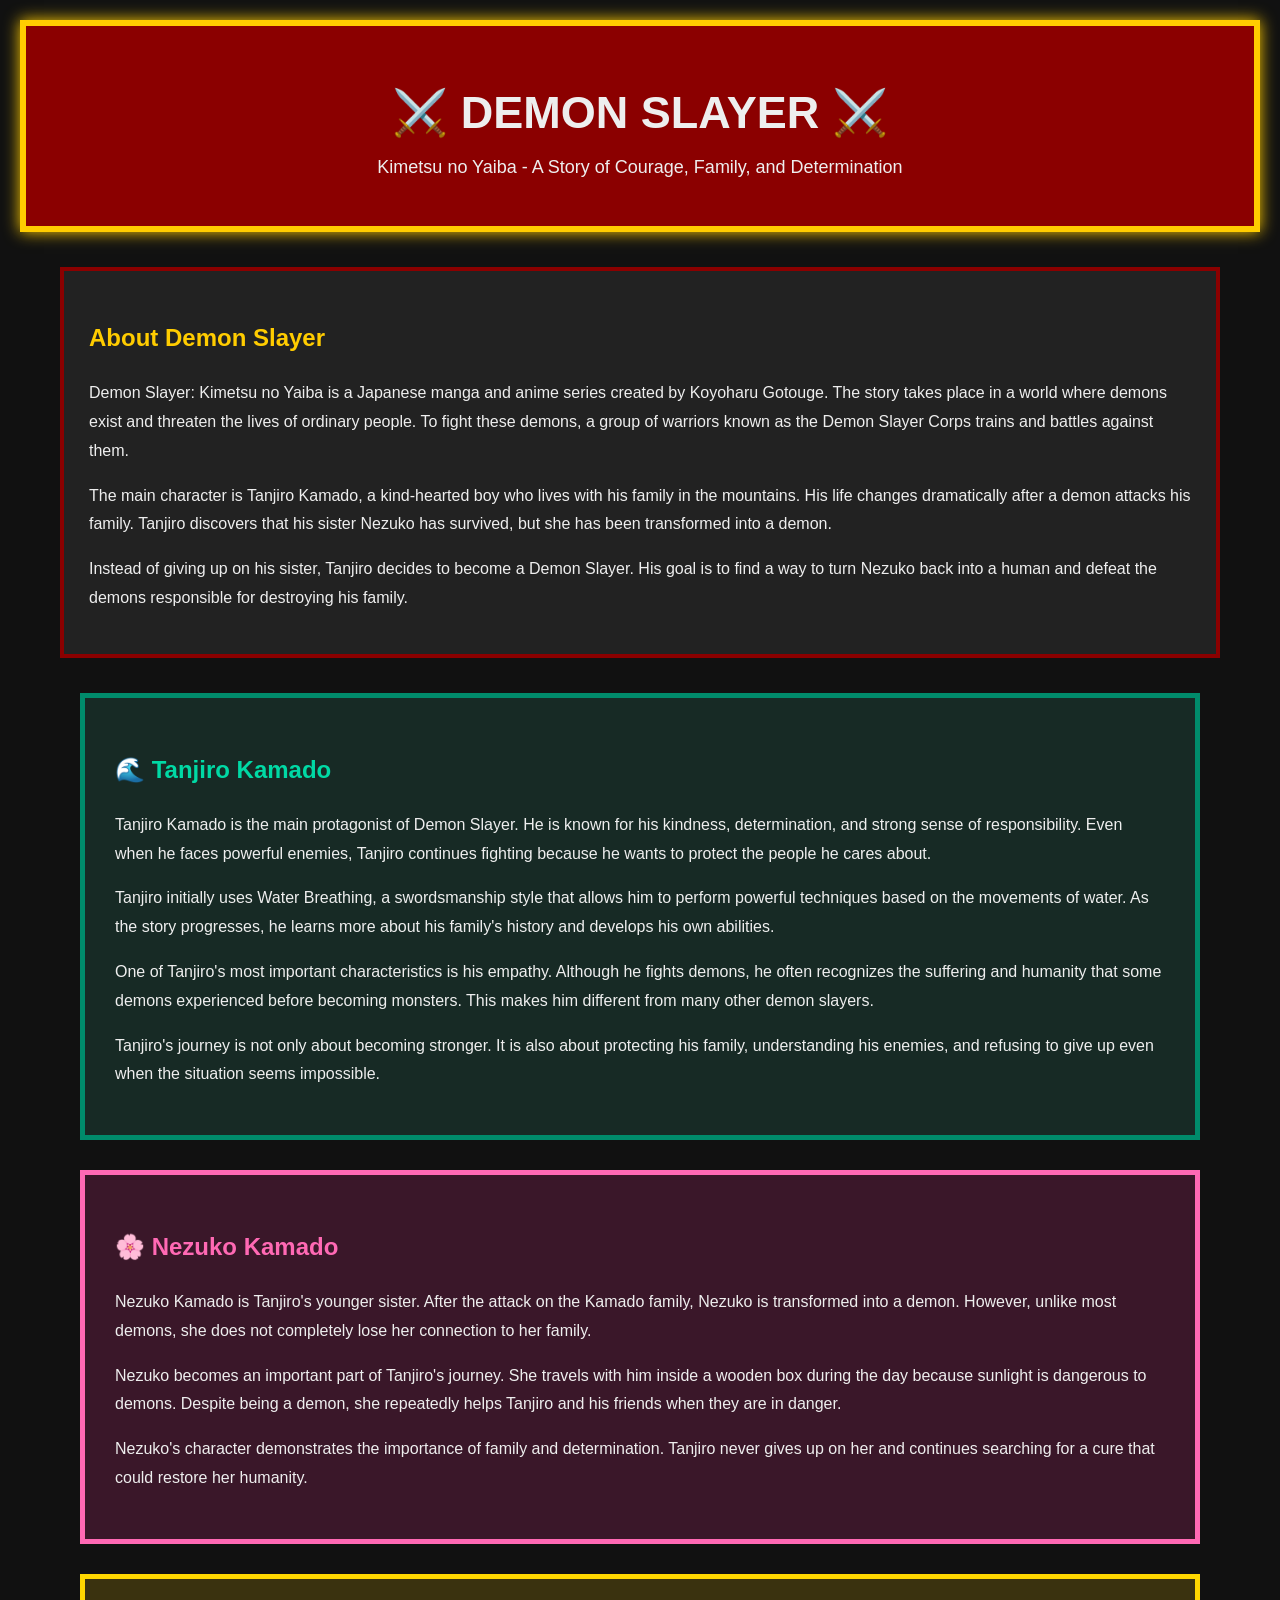
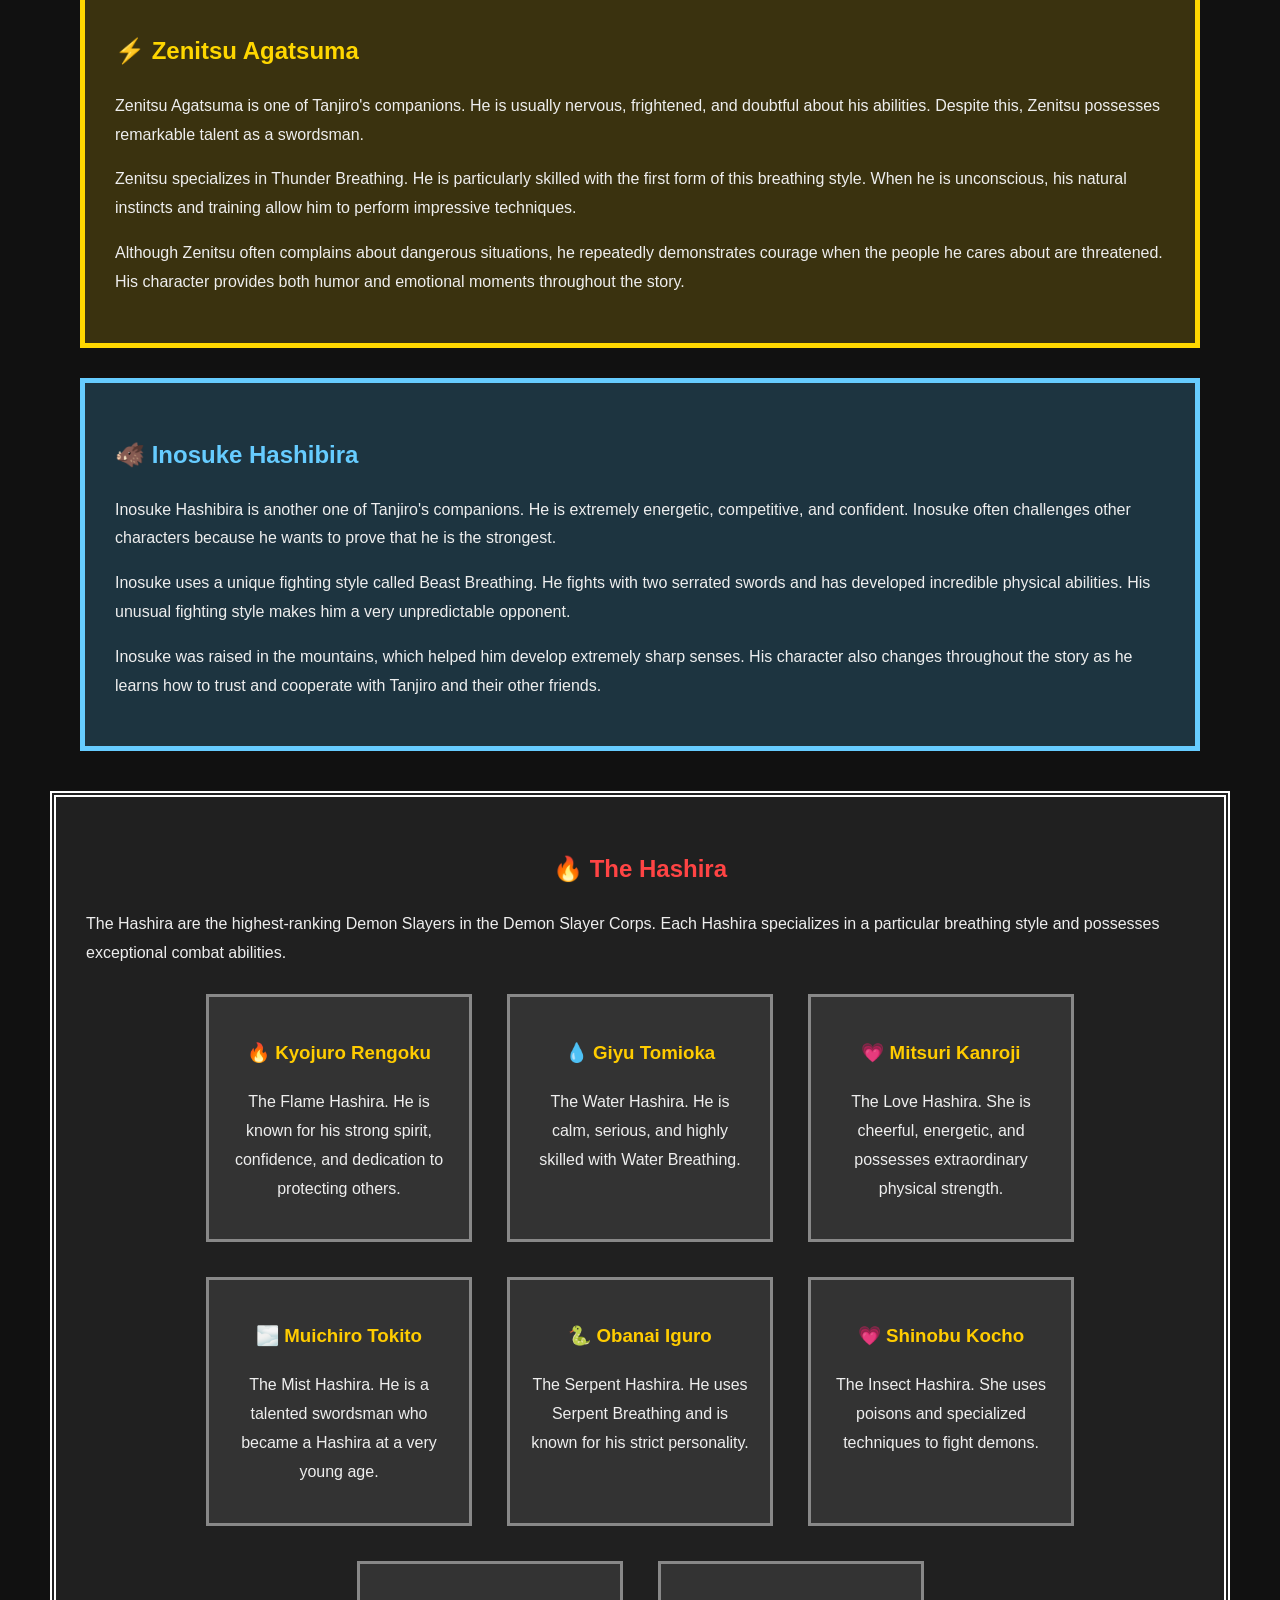
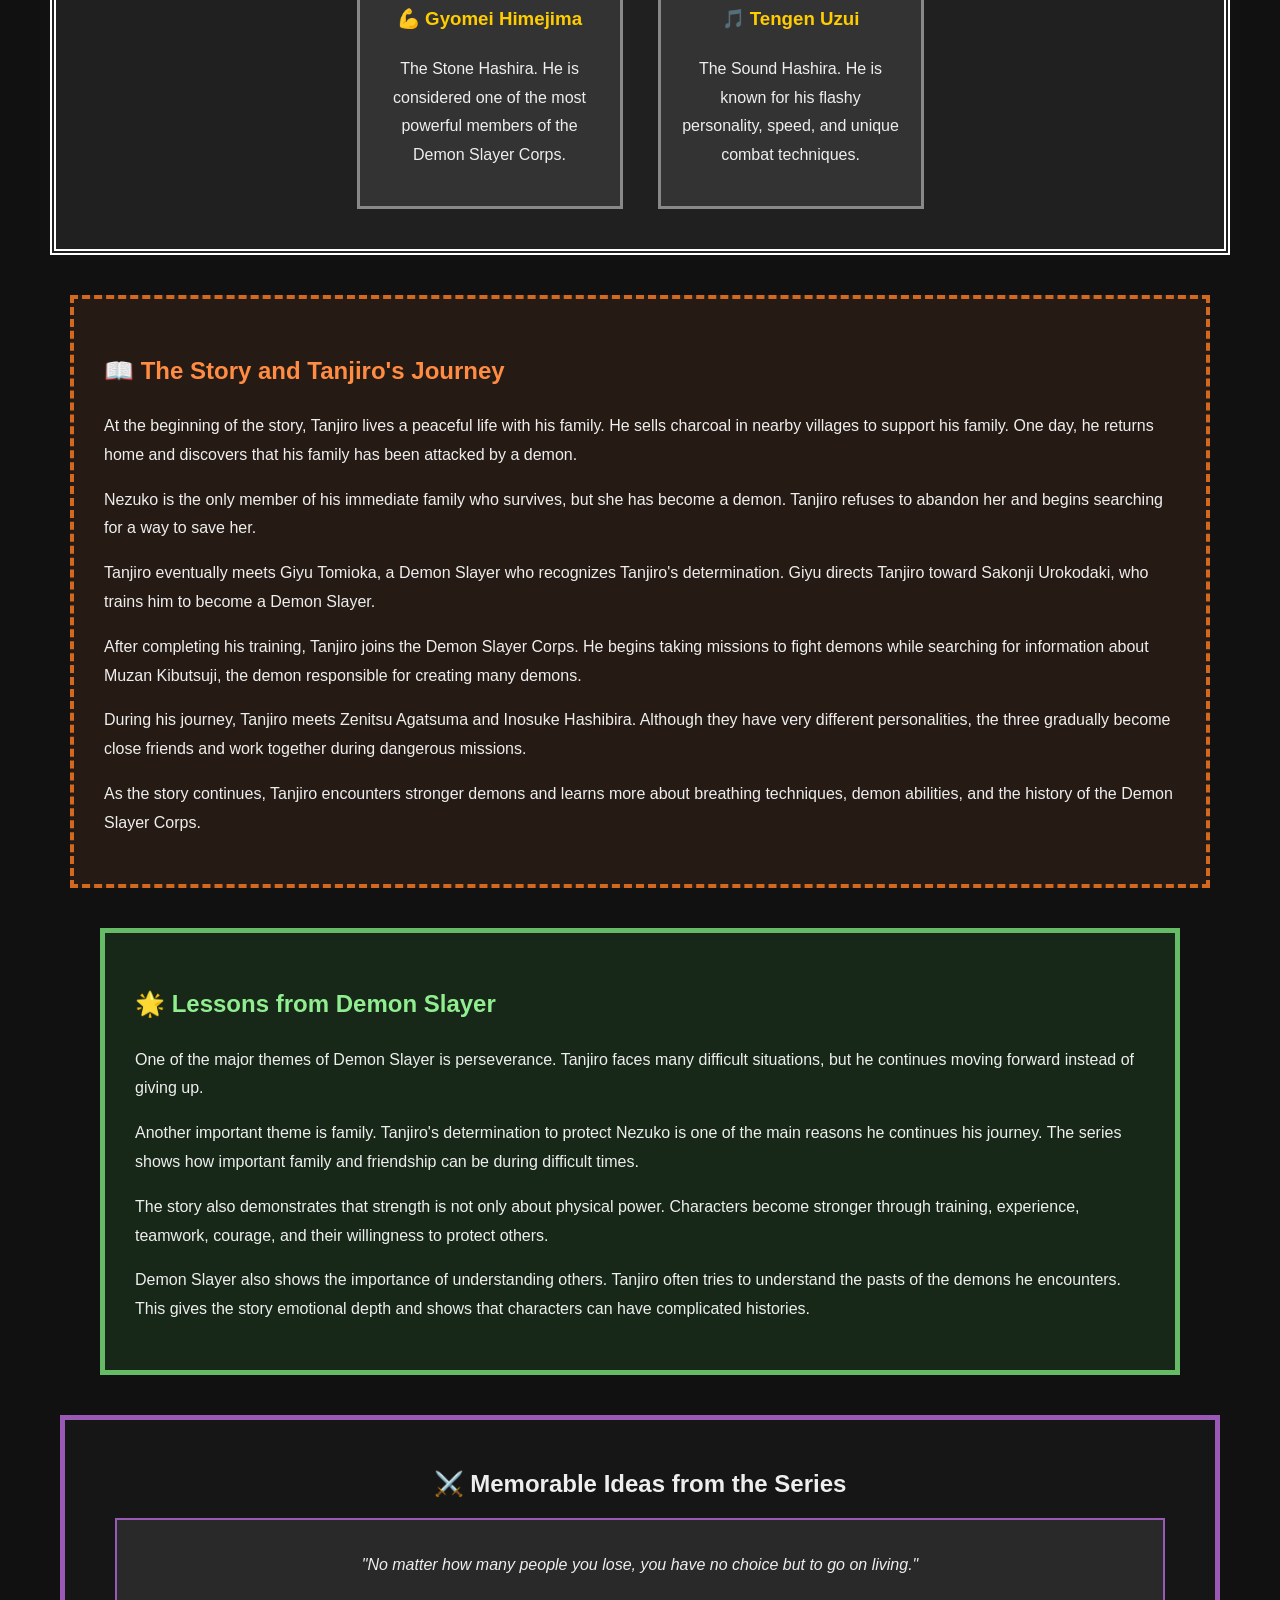
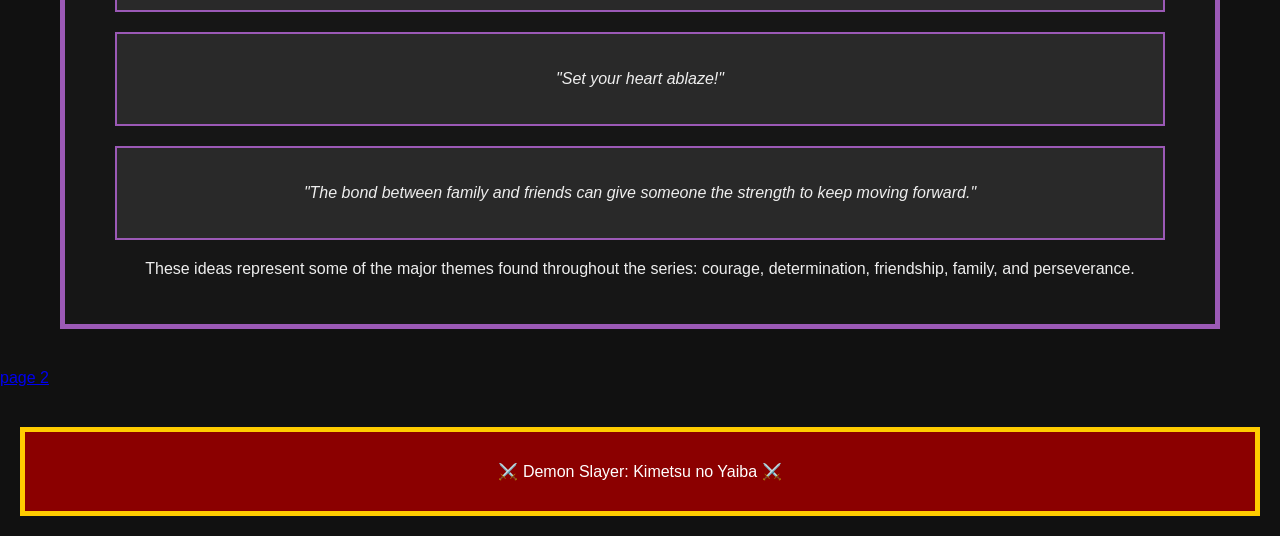
<file: page9.html>
<!DOCTYPE html>
<html lang="en">
<head>
    <meta charset="UTF-8">
    <meta name="viewport" content="width=device-width, initial-scale=1.0">
    <title>Demon Slayer - Kimetsu no Yaiba</title>

    <style>
        /* General Page Styling */
        body {
            background-color: #111111;
            color: #eeeeee;
            font-family: Arial, sans-serif;
            margin: 0;
        }

        /* HEADER */
        .header {
            background-color: #8b0000;
            text-align: center;

            margin: 20px;
            border: 6px solid #ffcc00;
            padding: 30px;

            box-shadow: 0 0 15px #ffcc00;
        }

        .header h1 {
            font-size: 45px;
            margin-bottom: 10px;
        }

        .header p {
            font-size: 18px;
        }

        /* INTRODUCTION */
        .introduction {
            background-color: #222222;

            margin: 35px 60px;
            border: 4px solid #8b0000;
            padding: 25px;

            line-height: 1.8;
        }

        .introduction h2 {
            color: #ffcc00;
        }

        /* TANJIRO SECTION */
        .tanjiro {
            background-color: #172a25;

            margin: 30px 80px;
            border: 5px solid #008b6b;
            padding: 30px;

            line-height: 1.8;
        }

        .tanjiro h2 {
            color: #00d9a5;
        }

        /* NEZUKO SECTION */
        .nezuko {
            background-color: #3a1729;

            margin: 30px 80px;
            border: 5px solid #ff69b4;
            padding: 30px;

            line-height: 1.8;
        }

        .nezuko h2 {
            color: #ff69b4;
        }

        /* ZENITSU SECTION */
        .zenitsu {
            background-color: #3a320f;

            margin: 30px 80px;
            border: 5px solid #ffd700;
            padding: 30px;

            line-height: 1.8;
        }

        .zenitsu h2 {
            color: #ffd700;
        }

        /* INOSUKE SECTION */
        .inosuke {
            background-color: #1d3440;

            margin: 30px 80px;
            border: 5px solid #66ccff;
            padding: 30px;

            line-height: 1.8;
        }

        .inosuke h2 {
            color: #66ccff;
        }

        /* HASHIRA SECTION */
        .hashira {
            background-color: #202020;

            margin: 40px 50px;
            border: 6px double #ffffff;
            padding: 30px;

            line-height: 1.8;
        }

        .hashira h2 {
            color: #ff4444;
            text-align: center;
        }

        .hashira-list {
            display: flex;
            flex-wrap: wrap;
            gap: 15px;
            justify-content: center;
        }

        .hashira-card {
            background-color: #333333;

            margin: 10px;
            border: 3px solid #888888;
            padding: 20px;

            width: 220px;
            text-align: center;
        }

        .hashira-card h3 {
            color: #ffcc00;
        }

        /* STORY ARC SECTION */
        .story {
            background-color: #261b14;

            margin: 40px 70px;
            border: 4px dashed #d2691e;
            padding: 30px;

            line-height: 1.8;
        }

        .story h2 {
            color: #ff8c42;
        }

        /* LESSON SECTION */
        .lesson {
            background-color: #182818;

            margin: 40px 100px;
            border: 5px solid #66bb66;
            padding: 30px;

            line-height: 1.8;
        }

        .lesson h2 {
            color: #90ee90;
        }

        /* FAVORITE QUOTES SECTION */
        .quotes {
            background-color: #161616;

            margin: 40px 60px;
            border: 5px solid #9b59b6;
            padding: 30px;

            text-align: center;
        }

        .quote {
            background-color: #292929;

            margin: 20px;
            border: 2px solid #9b59b6;
            padding: 20px;

            font-style: italic;
        }

        /* FOOTER */
        .footer {
            background-color: #8b0000;
            color: white;
            text-align: center;

            margin: 40px 20px 20px;
            border: 5px solid #ffcc00;
            padding: 25px;
        }

        .footer p {
            margin: 5px;
        }
    </style>
</head>

<body>

    <!-- HEADER -->
    <div class="header">
        <h1>⚔️ DEMON SLAYER ⚔️</h1>
        <p>Kimetsu no Yaiba - A Story of Courage, Family, and Determination</p>
    </div>


    <!-- INTRODUCTION -->
    <div class="introduction">
        <h2>About Demon Slayer</h2>

        <p>
            Demon Slayer: Kimetsu no Yaiba is a Japanese manga and anime series
            created by Koyoharu Gotouge. The story takes place in a world where
            demons exist and threaten the lives of ordinary people. To fight
            these demons, a group of warriors known as the Demon Slayer Corps
            trains and battles against them.
        </p>

        <p>
            The main character is Tanjiro Kamado, a kind-hearted boy who lives
            with his family in the mountains. His life changes dramatically
            after a demon attacks his family. Tanjiro discovers that his sister
            Nezuko has survived, but she has been transformed into a demon.
        </p>

        <p>
            Instead of giving up on his sister, Tanjiro decides to become a
            Demon Slayer. His goal is to find a way to turn Nezuko back into
            a human and defeat the demons responsible for destroying his family.
        </p>
    </div>


    <!-- TANJIRO -->
    <div class="tanjiro">
        <h2>🌊 Tanjiro Kamado</h2>

        <p>
            Tanjiro Kamado is the main protagonist of Demon Slayer. He is known
            for his kindness, determination, and strong sense of responsibility.
            Even when he faces powerful enemies, Tanjiro continues fighting
            because he wants to protect the people he cares about.
        </p>

        <p>
            Tanjiro initially uses Water Breathing, a swordsmanship style that
            allows him to perform powerful techniques based on the movements
            of water. As the story progresses, he learns more about his family's
            history and develops his own abilities.
        </p>

        <p>
            One of Tanjiro's most important characteristics is his empathy.
            Although he fights demons, he often recognizes the suffering and
            humanity that some demons experienced before becoming monsters.
            This makes him different from many other demon slayers.
        </p>

        <p>
            Tanjiro's journey is not only about becoming stronger. It is also
            about protecting his family, understanding his enemies, and refusing
            to give up even when the situation seems impossible.
        </p>
    </div>


    <!-- NEZUKO -->
    <div class="nezuko">
        <h2>🌸 Nezuko Kamado</h2>

        <p>
            Nezuko Kamado is Tanjiro's younger sister. After the attack on the
            Kamado family, Nezuko is transformed into a demon. However, unlike
            most demons, she does not completely lose her connection to her
            family.
        </p>

        <p>
            Nezuko becomes an important part of Tanjiro's journey. She travels
            with him inside a wooden box during the day because sunlight is
            dangerous to demons. Despite being a demon, she repeatedly helps
            Tanjiro and his friends when they are in danger.
        </p>

        <p>
            Nezuko's character demonstrates the importance of family and
            determination. Tanjiro never gives up on her and continues searching
            for a cure that could restore her humanity.
        </p>
    </div>


    <!-- ZENITSU -->
    <div class="zenitsu">
        <h2>⚡ Zenitsu Agatsuma</h2>

        <p>
            Zenitsu Agatsuma is one of Tanjiro's companions. He is usually
            nervous, frightened, and doubtful about his abilities. Despite
            this, Zenitsu possesses remarkable talent as a swordsman.
        </p>

        <p>
            Zenitsu specializes in Thunder Breathing. He is particularly skilled
            with the first form of this breathing style. When he is unconscious,
            his natural instincts and training allow him to perform impressive
            techniques.
        </p>

        <p>
            Although Zenitsu often complains about dangerous situations, he
            repeatedly demonstrates courage when the people he cares about are
            threatened. His character provides both humor and emotional moments
            throughout the story.
        </p>
    </div>


    <!-- INOSUKE -->
    <div class="inosuke">
        <h2>🐗 Inosuke Hashibira</h2>

        <p>
            Inosuke Hashibira is another one of Tanjiro's companions. He is
            extremely energetic, competitive, and confident. Inosuke often
            challenges other characters because he wants to prove that he is
            the strongest.
        </p>

        <p>
            Inosuke uses a unique fighting style called Beast Breathing. He
            fights with two serrated swords and has developed incredible
            physical abilities. His unusual fighting style makes him a very
            unpredictable opponent.
        </p>

        <p>
            Inosuke was raised in the mountains, which helped him develop
            extremely sharp senses. His character also changes throughout the
            story as he learns how to trust and cooperate with Tanjiro and
            their other friends.
        </p>
    </div>


    <!-- HASHIRA -->
    <div class="hashira">
        <h2>🔥 The Hashira</h2>

        <p>
            The Hashira are the highest-ranking Demon Slayers in the Demon
            Slayer Corps. Each Hashira specializes in a particular breathing
            style and possesses exceptional combat abilities.
        </p>

        <div class="hashira-list">

            <div class="hashira-card">
                <h3>🔥 Kyojuro Rengoku</h3>
                <p>
                    The Flame Hashira. He is known for his strong spirit,
                    confidence, and dedication to protecting others.
                </p>
            </div>

            <div class="hashira-card">
                <h3>💧 Giyu Tomioka</h3>
                <p>
                    The Water Hashira. He is calm, serious, and highly skilled
                    with Water Breathing.
                </p>
            </div>

            <div class="hashira-card">
                <h3>💗 Mitsuri Kanroji</h3>
                <p>
                    The Love Hashira. She is cheerful, energetic, and possesses
                    extraordinary physical strength.
                </p>
            </div>

            <div class="hashira-card">
                <h3>🌫️ Muichiro Tokito</h3>
                <p>
                    The Mist Hashira. He is a talented swordsman who became a
                    Hashira at a very young age.
                </p>
            </div>

            <div class="hashira-card">
                <h3>🐍 Obanai Iguro</h3>
                <p>
                    The Serpent Hashira. He uses Serpent Breathing and is known
                    for his strict personality.
                </p>
            </div>

            <div class="hashira-card">
                <h3>💗 Shinobu Kocho</h3>
                <p>
                    The Insect Hashira. She uses poisons and specialized
                    techniques to fight demons.
                </p>
            </div>

            <div class="hashira-card">
                <h3>💪 Gyomei Himejima</h3>
                <p>
                    The Stone Hashira. He is considered one of the most powerful
                    members of the Demon Slayer Corps.
                </p>
            </div>

            <div class="hashira-card">
                <h3>🎵 Tengen Uzui</h3>
                <p>
                    The Sound Hashira. He is known for his flashy personality,
                    speed, and unique combat techniques.
                </p>
            </div>

        </div>
    </div>


    <!-- STORY -->
    <div class="story">
        <h2>📖 The Story and Tanjiro's Journey</h2>

        <p>
            At the beginning of the story, Tanjiro lives a peaceful life with
            his family. He sells charcoal in nearby villages to support his
            family. One day, he returns home and discovers that his family has
            been attacked by a demon.
        </p>

        <p>
            Nezuko is the only member of his immediate family who survives,
            but she has become a demon. Tanjiro refuses to abandon her and
            begins searching for a way to save her.
        </p>

        <p>
            Tanjiro eventually meets Giyu Tomioka, a Demon Slayer who recognizes
            Tanjiro's determination. Giyu directs Tanjiro toward Sakonji
            Urokodaki, who trains him to become a Demon Slayer.
        </p>

        <p>
            After completing his training, Tanjiro joins the Demon Slayer Corps.
            He begins taking missions to fight demons while searching for
            information about Muzan Kibutsuji, the demon responsible for
            creating many demons.
        </p>

        <p>
            During his journey, Tanjiro meets Zenitsu Agatsuma and Inosuke
            Hashibira. Although they have very different personalities, the
            three gradually become close friends and work together during
            dangerous missions.
        </p>

        <p>
            As the story continues, Tanjiro encounters stronger demons and
            learns more about breathing techniques, demon abilities, and the
            history of the Demon Slayer Corps.
        </p>
    </div>


    <!-- LESSON -->
    <div class="lesson">
        <h2>🌟 Lessons from Demon Slayer</h2>

        <p>
            One of the major themes of Demon Slayer is perseverance. Tanjiro
            faces many difficult situations, but he continues moving forward
            instead of giving up.
        </p>

        <p>
            Another important theme is family. Tanjiro's determination to
            protect Nezuko is one of the main reasons he continues his journey.
            The series shows how important family and friendship can be during
            difficult times.
        </p>

        <p>
            The story also demonstrates that strength is not only about physical
            power. Characters become stronger through training, experience,
            teamwork, courage, and their willingness to protect others.
        </p>

        <p>
            Demon Slayer also shows the importance of understanding others.
            Tanjiro often tries to understand the pasts of the demons he
            encounters. This gives the story emotional depth and shows that
            characters can have complicated histories.
        </p>
    </div>


    <!-- QUOTES -->
    <div class="quotes">
        <h2>⚔️ Memorable Ideas from the Series</h2>

        <div class="quote">
            <p>
                "No matter how many people you lose, you have no choice but to
                go on living."
            </p>
        </div>

        <div class="quote">
            <p>
                "Set your heart ablaze!"
            </p>
        </div>

        <div class="quote">
            <p>
                "The bond between family and friends can give someone the
                strength to keep moving forward."
            </p>
        </div>

        <p>
            These ideas represent some of the major themes found throughout
            the series: courage, determination, friendship, family, and
            perseverance.
        </p>
    </div>
<a href="page4.html">page 2</a>

  
    <div class="footer">
        <p>⚔️ Demon Slayer: Kimetsu no Yaiba ⚔️</p>
 
    </div>

</body>
</html>
</file>
<file: styles.css>
* { box-sizing: border-box; }

body {
    margin: 0;
    font-family: "Zen Kaku Gothic New", Arial, sans-serif;
    line-height: 1.75;
    color: #ece4d6;
    background:
        linear-gradient(rgba(12, 10, 16, 0.93), rgba(12, 10, 16, 0.97)),
        repeating-conic-gradient(#0e3b2c 0% 25%, #0a0a0a 0% 50%) 0 0 / 56px 56px;
    background-attachment: fixed;
}

h1, h2, h3 {
    font-family: "Shippori Mincho", Georgia, serif;
    line-height: 1.2;
}

a { color: #ffcc00; }
p { margin: 0 0 14px; }

.wrapper {
    max-width: 980px;
    margin: 0 auto;
    padding: 24px 18px 40px;
}

.site-header {
    text-align: center;
    margin: 0 0 28px;
    padding: 64px 24px;
    border: 6px double #ffcc00;
    border-radius: 6px;
    background:
        linear-gradient(135deg, rgba(139, 0, 0, 0.88), rgba(20, 0, 0, 0.92)),
        repeating-conic-gradient(#0e3b2c 0% 25%, #0a0a0a 0% 50%) 0 0 / 40px 40px;
    box-shadow: 0 0 30px rgba(255, 204, 0, 0.25);
}
.site-header h1 {
    margin: 0 0 12px;
    font-size: clamp(2.2rem, 7vw, 4rem);
    letter-spacing: 3px;
    text-shadow: 3px 3px 0 #000;
}
.site-header p { margin: 0; font-size: 1.1rem; }

.toc {
    margin: 0 0 32px;
    padding: 22px 24px;
    background-color: #17141d;
    border: 2px solid #ffcc00;
    border-radius: 8px;
}
.toc h2 { margin: 0 0 14px; color: #ffcc00; font-size: 1.5rem; }
.toc ul {
    list-style: none;
    margin: 0;
    padding: 0;
    display: flex;
    flex-wrap: wrap;
    gap: 10px;
}
.toc li a {
    display: block;
    padding: 6px 14px;
    border: 1px solid #5a4a1a;
    border-radius: 999px;
    background-color: #241f2b;
    font-size: 0.95rem;
}

.panel {
    --accent: #8b0000;
    margin: 0 0 28px;
    padding: 28px 30px;
    background-color: #1a1720;
    border: 1px solid #332e3b;
    border-top: 6px solid var(--accent);
    border-radius: 6px;
}
.panel h2 {
    margin: 0 0 16px;
    font-size: 1.8rem;
    color: var(--accent);
}

.character-grid {
    display: grid;
    grid-template-columns: repeat(2, 1fr);
    gap: 24px;
    margin-bottom: 28px;
}
.character-grid .panel { margin: 0; }

.hashira-list {
    display: grid;
    grid-template-columns: repeat(auto-fit, minmax(200px, 1fr));
    gap: 14px;
}
.hashira-card {
    --accent: #aaaaaa;
    padding: 16px;
    background-color: #25212d;
    border: 2px dotted #4a4455;
    border-left: 6px solid var(--accent);
    border-radius: 4px;
}
.hashira-card h3 { margin: 0 0 6px; color: var(--accent); font-size: 1.15rem; }
.hashira-card p { margin: 0; font-size: 0.92rem; }

.quote {
    margin: 16px 0;
    padding: 16px 22px;
    background-color: #25212d;
    border-left: 8px solid #9b59b6;
    font-family: "Shippori Mincho", Georgia, serif;
    font-size: 1.15rem;
    font-style: italic;
}

.site-footer {
    margin-top: 40px;
    padding: 24px;
    text-align: center;
    background-color: #8b0000;
    border: 5px double #ffcc00;
    border-radius: 6px;
}
.site-footer p { margin: 0; }

@media (max-width: 700px) {
    .character-grid { grid-template-columns: 1fr; }
    .panel { padding: 22px 20px; }
}
</file>
